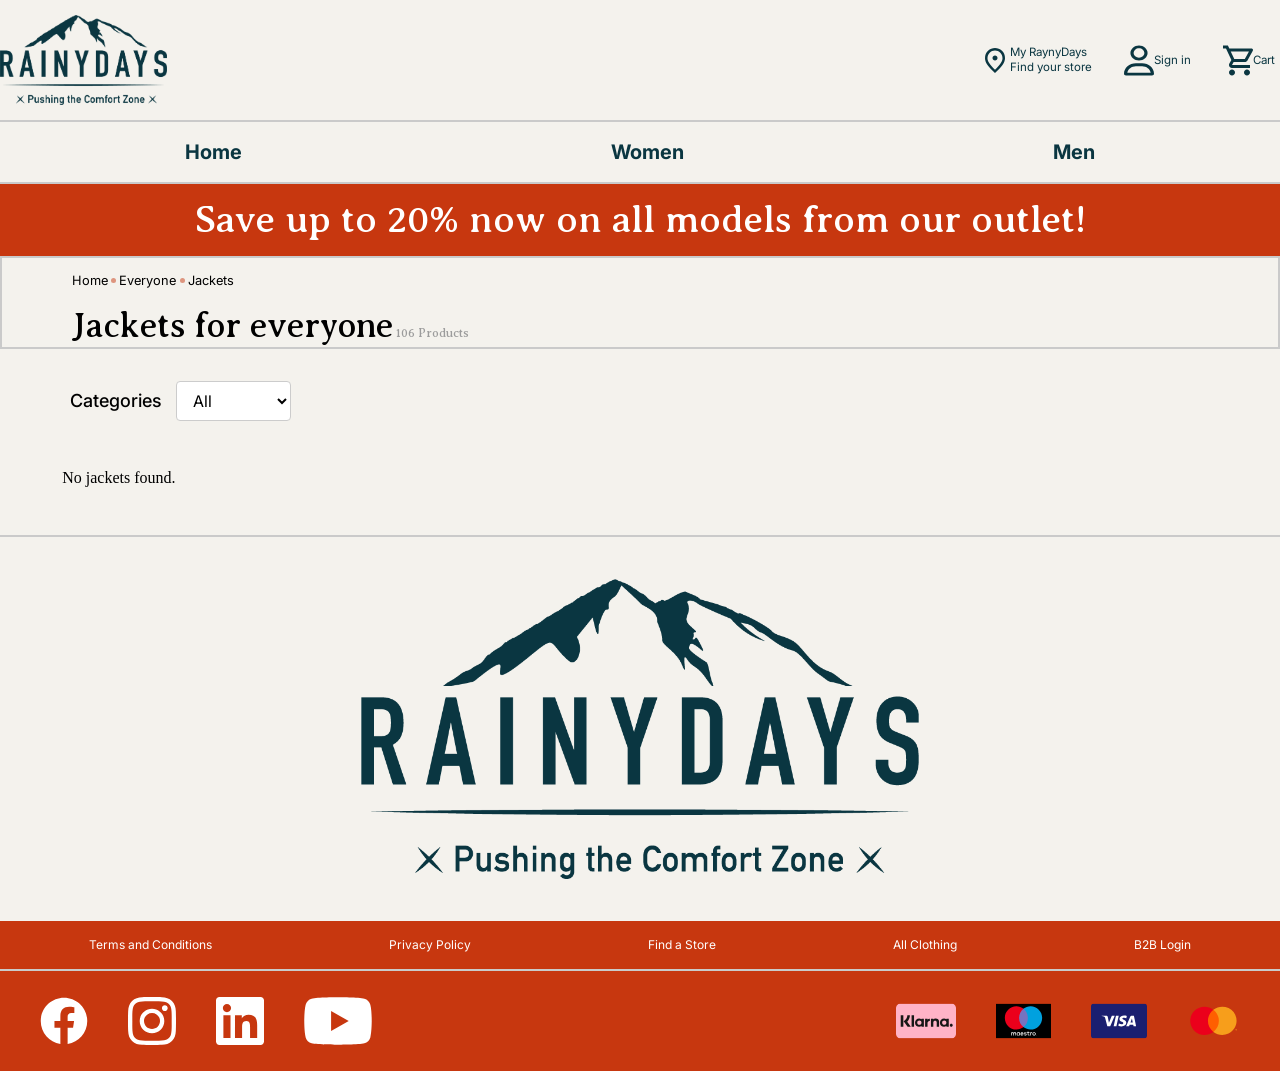
<file: index.html>
<!DOCTYPE html>
<html lang="en">
  <head>
    <meta charset="UTF-8" >
    <meta name="viewport" content="width=device-width, initial-scale=1.0" >
    <meta name="description" content="Catalog page for the webshop Rainy Days">
    <title>Rainy Days - List of Products</title>
    <link rel="stylesheet" href="styles/styles_for_catalog_page.css" >
    <link
      href="https://fonts.googleapis.com/css2?family=Inter:wght@100..900&display=swap"
      rel="stylesheet"
    >
    <link
      href="https://fonts.googleapis.com/css?family=Averia+Serif+Libre&display=swap"
      rel="stylesheet"
    >
  </head>
  <body>
    <header>
      <ul>
        <li><a href="index.html"><img src="assets/Logos/RainyDays_Logo.png" alt="Rainy Days Logo" ></a></li>
        <li><input type="text" placeholder="Search for great jackets" ></li>
        <li onclick="alert('Coming soon...')">
          <img src="assets/Iconos/Map_Location_Icon.svg" alt="Geo Location Icon">
          <div>
            <p>My RaynyDays</p>
            <p>Find your store</p>
          </div>
        </li>
        <li onclick="alert('Coming soon...')">
          <img src="assets/Iconos/Login_Icon.svg" alt="Sign in" >
          <div><p>Sign in</p></div>
        </li>
        <li>
          <a href="checkout/index.html">
            <img src="assets/Iconos/Cart_Icon.svg" alt="Cart Icon" >
            <div>
              <span id="cart-count">0</span>
              <p>Cart</p>
            </div>
          </a>
        </li>
      </ul>
      <input type="checkbox" name="menu-checkbox" id="menu-checkbox">
      <label for="menu-checkbox"><img src="assets/Iconos/burger-menu-16x16.png" alt="burger menu icon"> </label>      
      <nav>
        <ul>
          <li><a href="">Home</a></li>
          <li><a href="category/womens-clothing.html">Women</a></li>
          <li><a href="category/mens-clothing.html">Men</a></li>
        </ul>
      </nav>
    </header>
    <main>
      <!-- main page content -->

      <div class="section">
        <span>Save up to 20% now on all models from our outlet!</span>
      </div>

      <div class="section">
        <div>
          <div class="texto">Home</div>
          <div class="elipse"></div>
          <div class="texto">Everyone</div>
          <div class="elipse"></div>
          <div class="texto">Jackets</div>
        </div>

        <div>
          <div>Jackets for everyone</div>
          <div id="product-count">106 Products</div>
        </div>
      </div>

      <div class="section">
        <label for="category-filter">Categories</label>
        <select id="category-filter" name="category-filter">
          <option value="all" selected>All</option>
          <option value="onsale">On Sale</option>
          <option value="favorites">Favorites</option>
        </select>
      </div>

      <div class="section" id="jackets-container">
          <!-- Placeholder for jackets -->
      </div>
      <div id="loader" class="loader hidden">Loading...</div>
    </main>
    <footer>
      <div>
        <img src="assets/Logos/RainyDays_Logo.png" alt="Rainy Days Logo">
      </div>
      <ul>
        <li><a href="terms-and-conditions.html">Terms and Conditions</a></li>
        <li><a href="privacy.html">Privacy Policy</a></li>
        <li><a href="#">Find a Store</a></li>
        <li><a href="#">All Clothing</a></li>
        <li><a href="#">B2B Login</a></li>
      </ul>
      <div>
        <ul>
          <li>
            <img src="assets/Iconos/social-facebook.svg" alt="Facebook Icon">
          </li>
          <li>
            <img src="assets/Iconos/social-instagram.svg" alt="Instagram Icon">
          </li>
          <li>
            <img src="assets/Iconos/social-linkedin.svg" alt="Linkedin Icon">
          </li>
          <li>
            <img src="assets/Iconos/social-youtube.svg" alt="YouTube Icon" >
          </li>
        </ul>
        <ul>
          <li>
            <img src="assets/Iconos/payment-klarna.svg" alt="Klarna Icon" >
          </li>
          <li>
            <img
              src="assets/Iconos/payment-maestro.svg" alt="Maestro Icon">
          </li>
          <li>
            <img src="assets/Iconos/payment-visa.svg" alt="Visa Icon" >
          </li>
          <li>
            <img src="assets/Iconos/payment-mastercard.svg"  alt="Mastercard Icon">
          </li>
        </ul>
      </div>
    </footer>
    <script src="scripts/common_functions.js"></script>
    <script src="scripts/catalog_page_script.js"></script>
  </body>
</html>
</file>
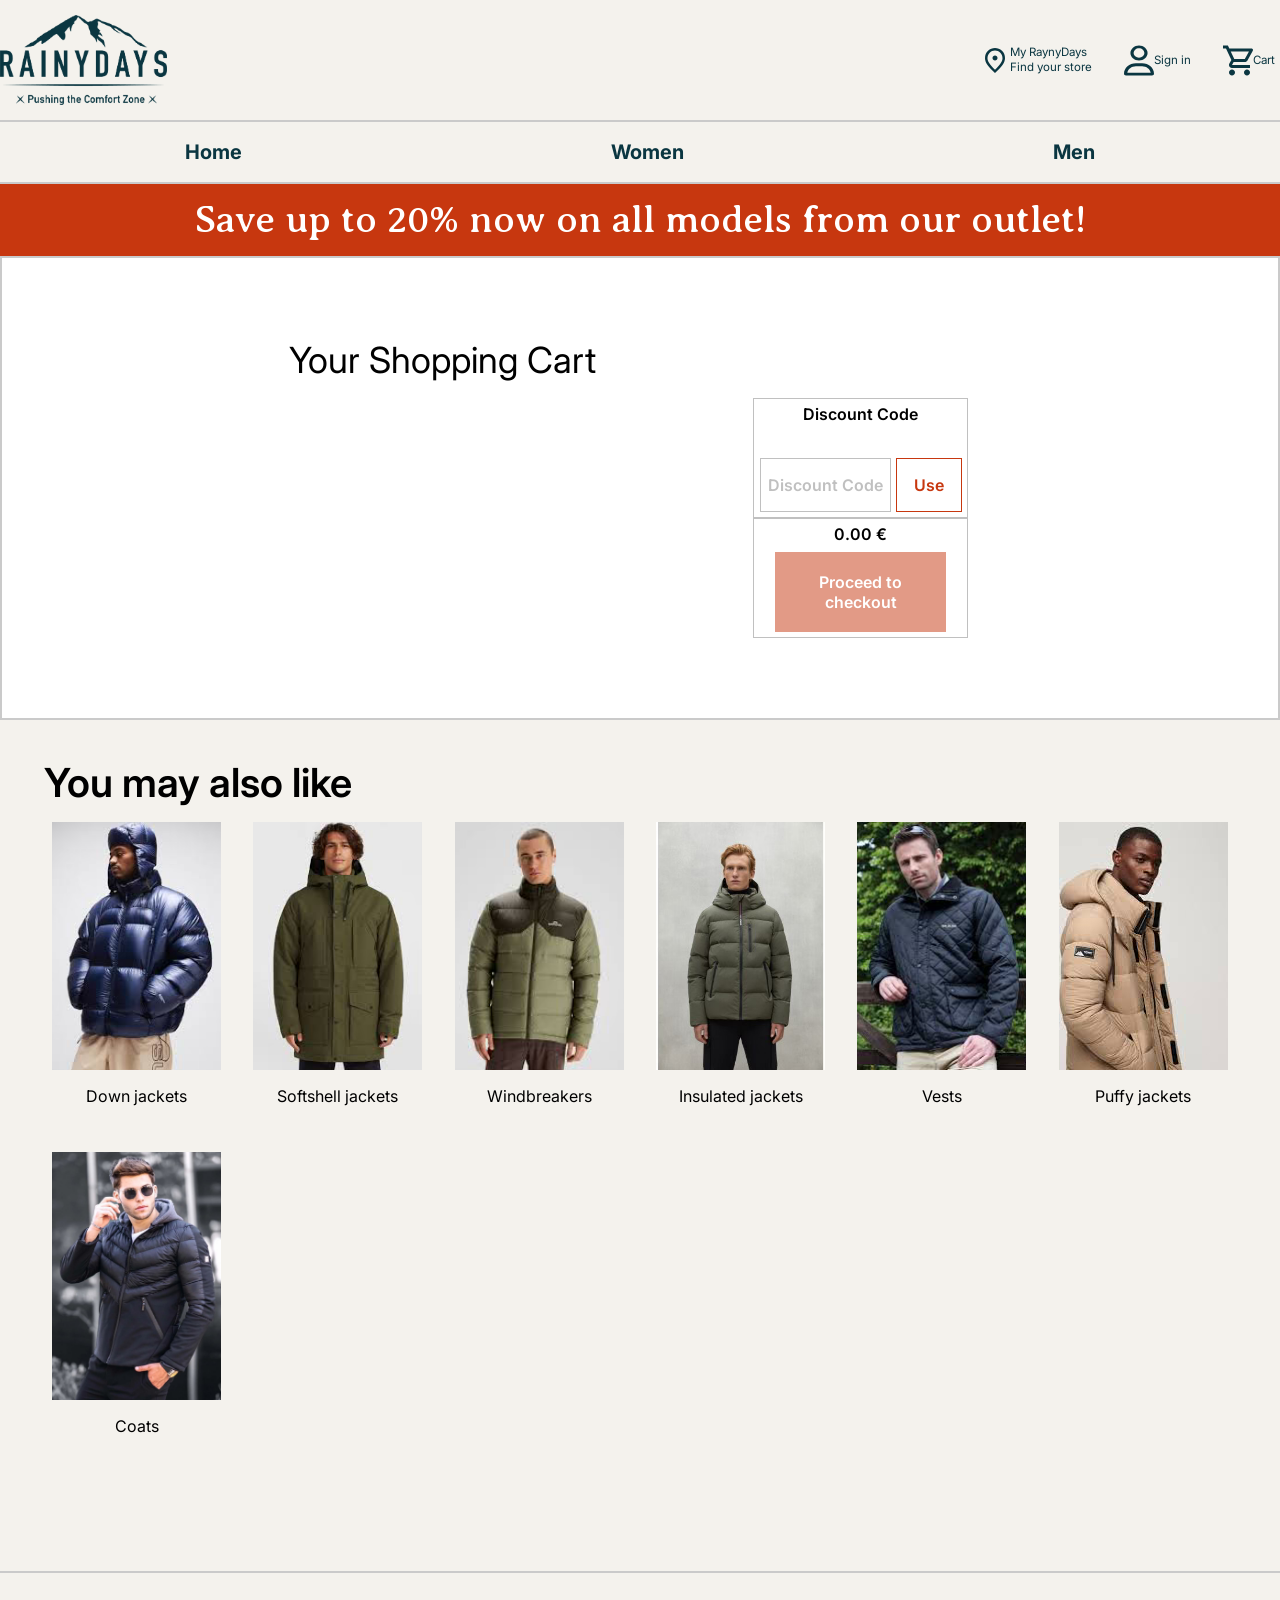
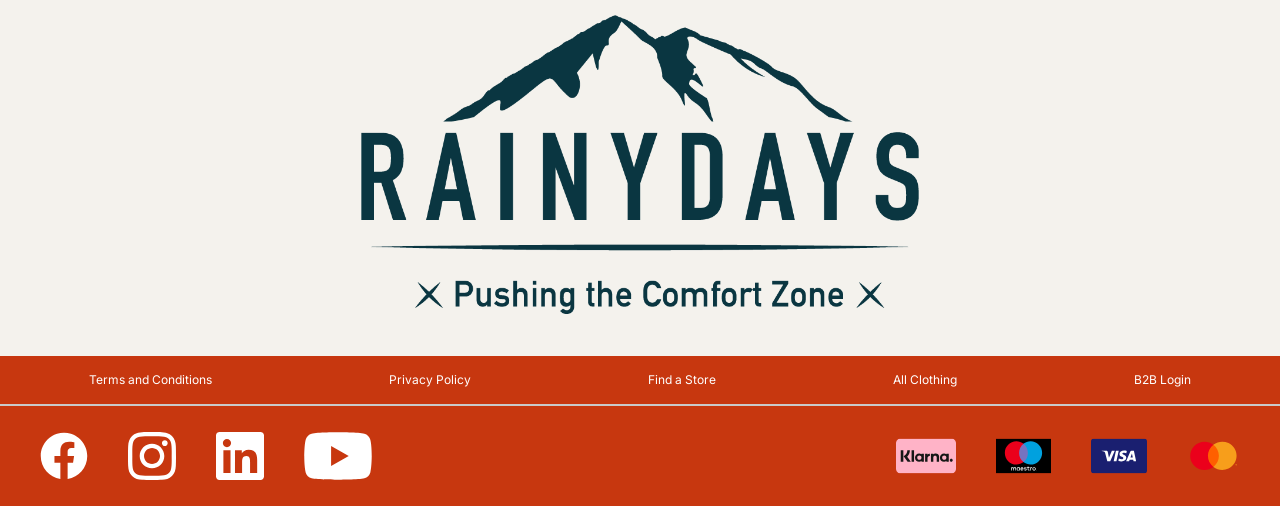
<file: checkout/index.html>
<!DOCTYPE html>
<html lang="en">
  <head>
    <meta charset="UTF-8" >
    <meta name="viewport" content="width=device-width, initial-scale=1.0" >
    <meta name="description" content="Shopping cart page for the webshop Rainy Days">
    <title>Rainy Days - Shopping Cart</title>
    <link rel="stylesheet" href="../styles/styles_for_shopping_cart.css" >
    <link
      href="https://fonts.googleapis.com/css2?family=Inter:wght@100..900&display=swap"
      rel="stylesheet"
    >
    <link
      href="https://fonts.googleapis.com/css?family=Averia+Serif+Libre&display=swap"
      rel="stylesheet"
    >
  </head>
  <body>
    <header>
      <ul>
        <li><a href="../index.html"><img src="../assets/Logos/RainyDays_Logo.png" alt="Rainy Days Logo"></a></li>
        <li><input type="text" placeholder="Search for great jackets" ></li>
        <li onclick="alert('Coming soon...')">
          <img src="../assets/Iconos/Map_Location_Icon.svg" alt="Geo Location Icon" >
          <div>
            <p>My RaynyDays</p>
            <p>Find your store</p>
          </div>
        </li>
        <li onclick="alert('Coming soon...')">
          <img src="../assets/Iconos/Login_Icon.svg" alt="Sign in" >
          <div><p>Sign in</p></div>
        </li>
        <li>
          <img src="../assets/Iconos/Cart_Icon.svg" alt="Cart Icon" >
          <div>
            <span id="cart-count">0</span>
            <p>Cart</p>
          </div>
        </li>
      </ul>
      <input type="checkbox" name="menu-checkbox" id="menu-checkbox">
      <label for="menu-checkbox"><img src="../assets/Iconos/burger-menu-16x16.png" alt="burger menu icon"> </label>      
      <nav>
        <ul>
          <li><a href="../index.html">Home</a></li>
          <li><a href="../category/womens-clothing.html">Women</a></li>
          <li><a href="../category/mens-clothing.html">Men</a></li>
        </ul>
      </nav>
    </header>
    <main>
      <!-- main page content -->

      <div class="section">
        <span>Save up to 20% now on all models from our outlet!</span>
      </div>

      <div class="section">
        <div id="wrapperforcart" class="wrapper">


        </div>
      </div>

      <div class="section">
        <div class="you-may-also">You may also like</div>
        <ul>
          <li>
            <a href="../index.html">
              <img src="../assets/Imagenes/Down_jackets.png" alt="You may also like down jackets">Down jackets
            </a>
          </li>
          <li>
            <a href="../index.html">
              <img src="../assets/Imagenes/Softshell_jackets.png" alt="You may also like softshell jackets">Softshell jackets
            </a>
          </li>
          <li>
            <a href="../index.html">
              <img src="../assets/Imagenes/Windbreakers_jackets.png" alt="You may also like windbreakers jackets">Windbreakers
            </a>
          </li>
          <li>
            <a href="../index.html">
              <img src="../assets/Imagenes/Insulated_jackets.png" alt="You may also like insulated jackets">Insulated jackets
            </a>
          </li>
          <li>
            <a href="../index.html"><img src="../assets/Imagenes/Vests.png" alt="You may also like vests">Vests
            </a>
          </li>
          <li>
            <a href="../index.html">
              <img src="../assets/Imagenes/Puffy_jackets.png" alt="You may also like puffy jackets">Puffy jackets
            </a>
          </li>
          <li>
            <a href="../index.html">
              <img src="../assets/Imagenes/Coats.jpg" alt="You may also like coats">Coats
            </a>
          </li>
        </ul>
      </div>
    </main>
    <footer>
      <div>
        <img src="../assets/Logos/RainyDays_Logo.png" alt="Rainy Days Logo" >
      </div>
      <ul>
        <li><a href="../terms-and-conditions.html">Terms and Conditions</a></li>
        <li><a href="../privacy.html">Privacy Policy</a></li>
        <li><a href="#">Find a Store</a></li>
        <li><a href="#">All Clothing</a></li>
        <li><a href="#">B2B Login</a></li>
      </ul>
      <div>
        <ul>
          <li>
            <img src="../assets/Iconos/social-facebook.svg" alt="Facebook Icon">
          </li>
          <li>
            <img src="../assets/Iconos/social-instagram.svg" alt="Instagram Icon">
          </li>
          <li>
            <img src="../assets/Iconos/social-linkedin.svg" alt="Linkedin Icon">
          </li>
          <li>
            <img src="../assets/Iconos/social-youtube.svg" alt="YouTube Icon">
          </li>
        </ul>
        <ul>
          <li>
            <img src="../assets/Iconos/payment-klarna.svg" alt="Klarna Icon">
          </li>
          <li>
            <img src="../assets/Iconos/payment-maestro.svg" alt="Maestro Icon">
          </li>
          <li>
            <img src="../assets/Iconos/payment-visa.svg" alt="Visa Icon">
          </li>
          <li>
            <img src="../assets/Iconos/payment-mastercard.svg" alt="Mastercard Icon">
          </li>
        </ul>
      </div>
    </footer>
    <script src="../scripts/common_functions.js"></script>
    <script src="../scripts/shopping_cart_script.js"></script>
  </body>
</html>
</file>
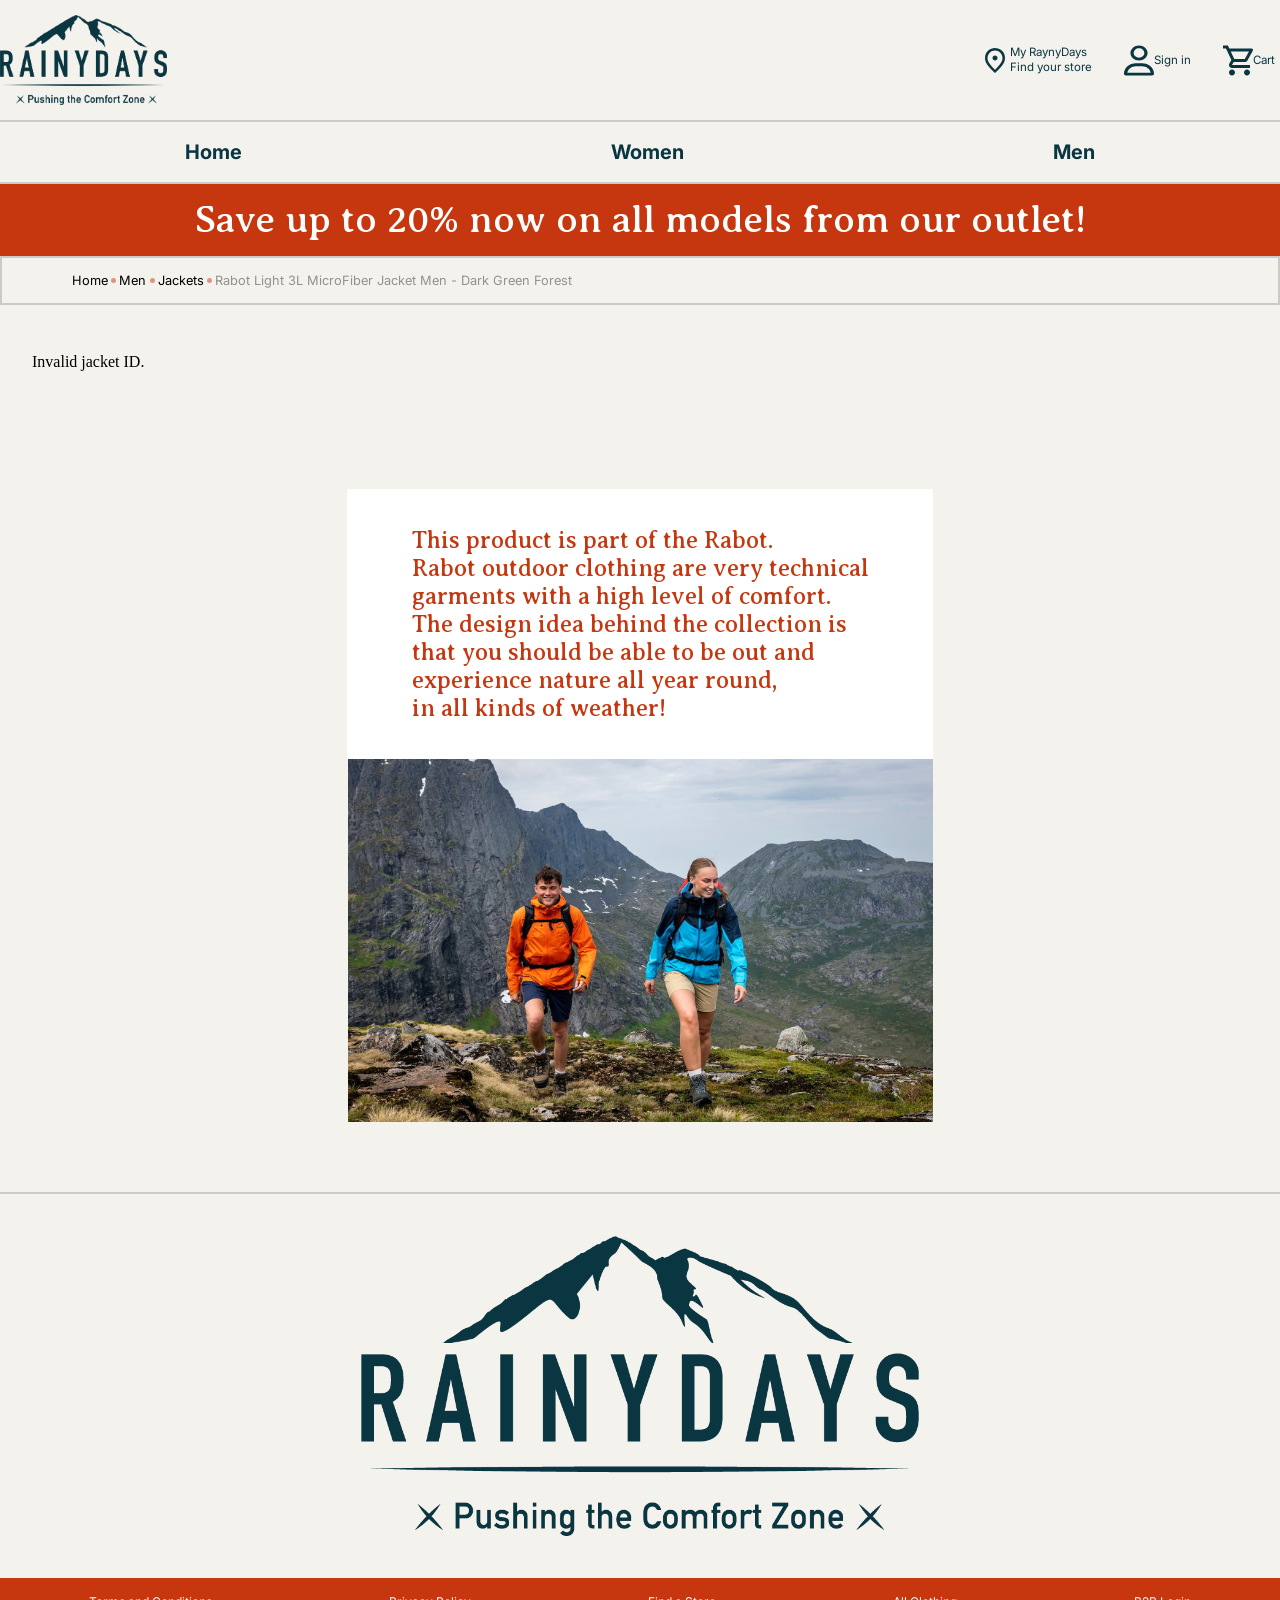
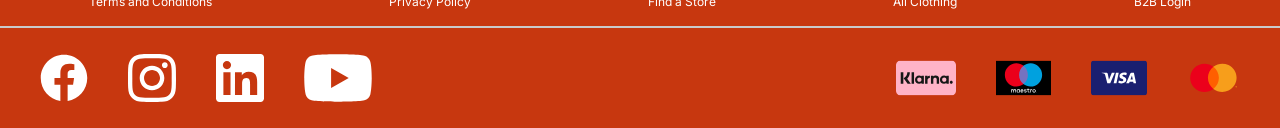
<file: product/index.html>
<!DOCTYPE html>
<html lang="en">
  <head>
    <meta charset="UTF-8" >
    <meta name="viewport" content="width=device-width, initial-scale=1.0" >
    <meta name="description" content="Details page for the webshop Rainy Days">
    <title>Rainy Days - Jacket Details</title>
    <link rel="stylesheet" href="../styles/styles_for_details_page.css" >
    <link
      href="https://fonts.googleapis.com/css2?family=Inter:wght@100..900&display=swap"
      rel="stylesheet"
    >
    <link
      href="https://fonts.googleapis.com/css?family=Averia+Serif+Libre&display=swap"
      rel="stylesheet"
    >
  </head>
  <body>
    <header>
      <ul>
        <li><a href="../index.html"><img src="../assets/Logos/RainyDays_Logo.png" alt="Rainy Days Logo" ></a></li>
        <li><input type="text" placeholder="Search for great jackets" ></li>
        <li onclick="alert('Coming soon...')">
          <img src="../assets/Iconos/Map_Location_Icon.svg" alt="Geo Location Icon">
          <div>
            <p>My RaynyDays</p>
            <p>Find your store</p>
          </div>
        </li>
        <li onclick="alert('Coming soon...')">
          <img src="../assets/Iconos/Login_Icon.svg" alt="Sign in" >
          <div><p>Sign in</p></div>
        </li>
        <li>
          <a href="../checkout/index.html">
            <img src="../assets/Iconos/Cart_Icon.svg" alt="Cart Icon" >
            <div>
              <span id="cart-count">0</span>
              <p>Cart</p>
            </div>
          </a>
        </li>
      </ul>
      <input type="checkbox" name="menu-checkbox" id="menu-checkbox">
      <label for="menu-checkbox"><img src="../assets/Iconos/burger-menu-16x16.png" alt="burger menu icon"> </label>      
      <nav>
        <ul>   
          <li><a href="../index.html">Home</a></li>     
          <li><a href="../category/womens-clothing.html">Women</a></li>
          <li><a href="../category/mens-clothing.html">Men</a></li>
        </ul>
      </nav>
    </header>
    <main>
      <!-- main page content -->

      <div class="section">
        <span>Save up to 20% now on all models from our outlet!</span>
      </div>

      <div class="section">
        <div>
          <div class="texto">Home</div>
          <div class="elipse"></div>
          <div class="texto" id="gender">Men</div>
          <div class="elipse"></div>
          <div class="texto">Jackets</div>
          <div class="elipse"></div>
          <div class="texto" id="title">
            Rabot Light 3L MicroFiber Jacket Men - Dark Green Forest
          </div>
        </div>
      </div>

      <div  id="details-container" class="section">
         <!--  Placeholder for jacket details -->
      </div>

      <div id="loader" class="section loader hidden">Loading...</div>

      </div>

      <div class="section">
        <p>
          This product is part of the Rabot. <br>Rabot outdoor clothing are
          very technical <br>garments with a high level of comfort. <br>The
          design idea behind the collection is <br>that you should be able to
          be out and <br>experience nature all year round, <br>in all kinds
          of weather!
        </p>
        <img src="../assets/Imagenes/hikers.jpg"      alt="Couple of hikers wearing rain jackets" >
      </div>

      <div class="section">
      </div>
    </main>
    <footer>
      <div>
        <img src="../assets/Logos/RainyDays_Logo.png" alt="Rainy Days Logo">
      </div>
      <ul>
        <li><a href="../terms-and-conditions.html">Terms and Conditions</a></li>
        <li><a href="../privacy.html">Privacy Policy</a></li>
        <li><a href="#">Find a Store</a></li>
        <li><a href="#">All Clothing</a></li>
        <li><a href="#">B2B Login</a></li>
      </ul>
      <div>
        <ul>
          <li>
            <img src="../assets/Iconos/social-facebook.svg" alt="Facebook Icon">
          </li>
          <li>
            <img src="../assets/Iconos/social-instagram.svg" alt="Instagram Icon">
          </li>
          <li>
            <img src="../assets/Iconos/social-linkedin.svg" alt="Linkedin Icon">
          </li>
          <li>
            <img src="../assets/Iconos/social-youtube.svg" alt="YouTube Icon" >
          </li>
        </ul>
        <ul>
          <li>
            <img src="../assets/Iconos/payment-klarna.svg" alt="Klarna Icon" >
          </li>
          <li>
            <img
              src="../assets/Iconos/payment-maestro.svg" alt="Maestro Icon">
          </li>
          <li>
            <img src="../assets/Iconos/payment-visa.svg" alt="Visa Icon" >
          </li>
          <li>
            <img src="../assets/Iconos/payment-mastercard.svg"  alt="Mastercard Icon">
          </li>
        </ul>
      </div>
    </footer>
    <script src="../scripts/common_functions.js"></script>
    <script src="../scripts/details_page_script.js"></script>
  </body>
</html>
</file>
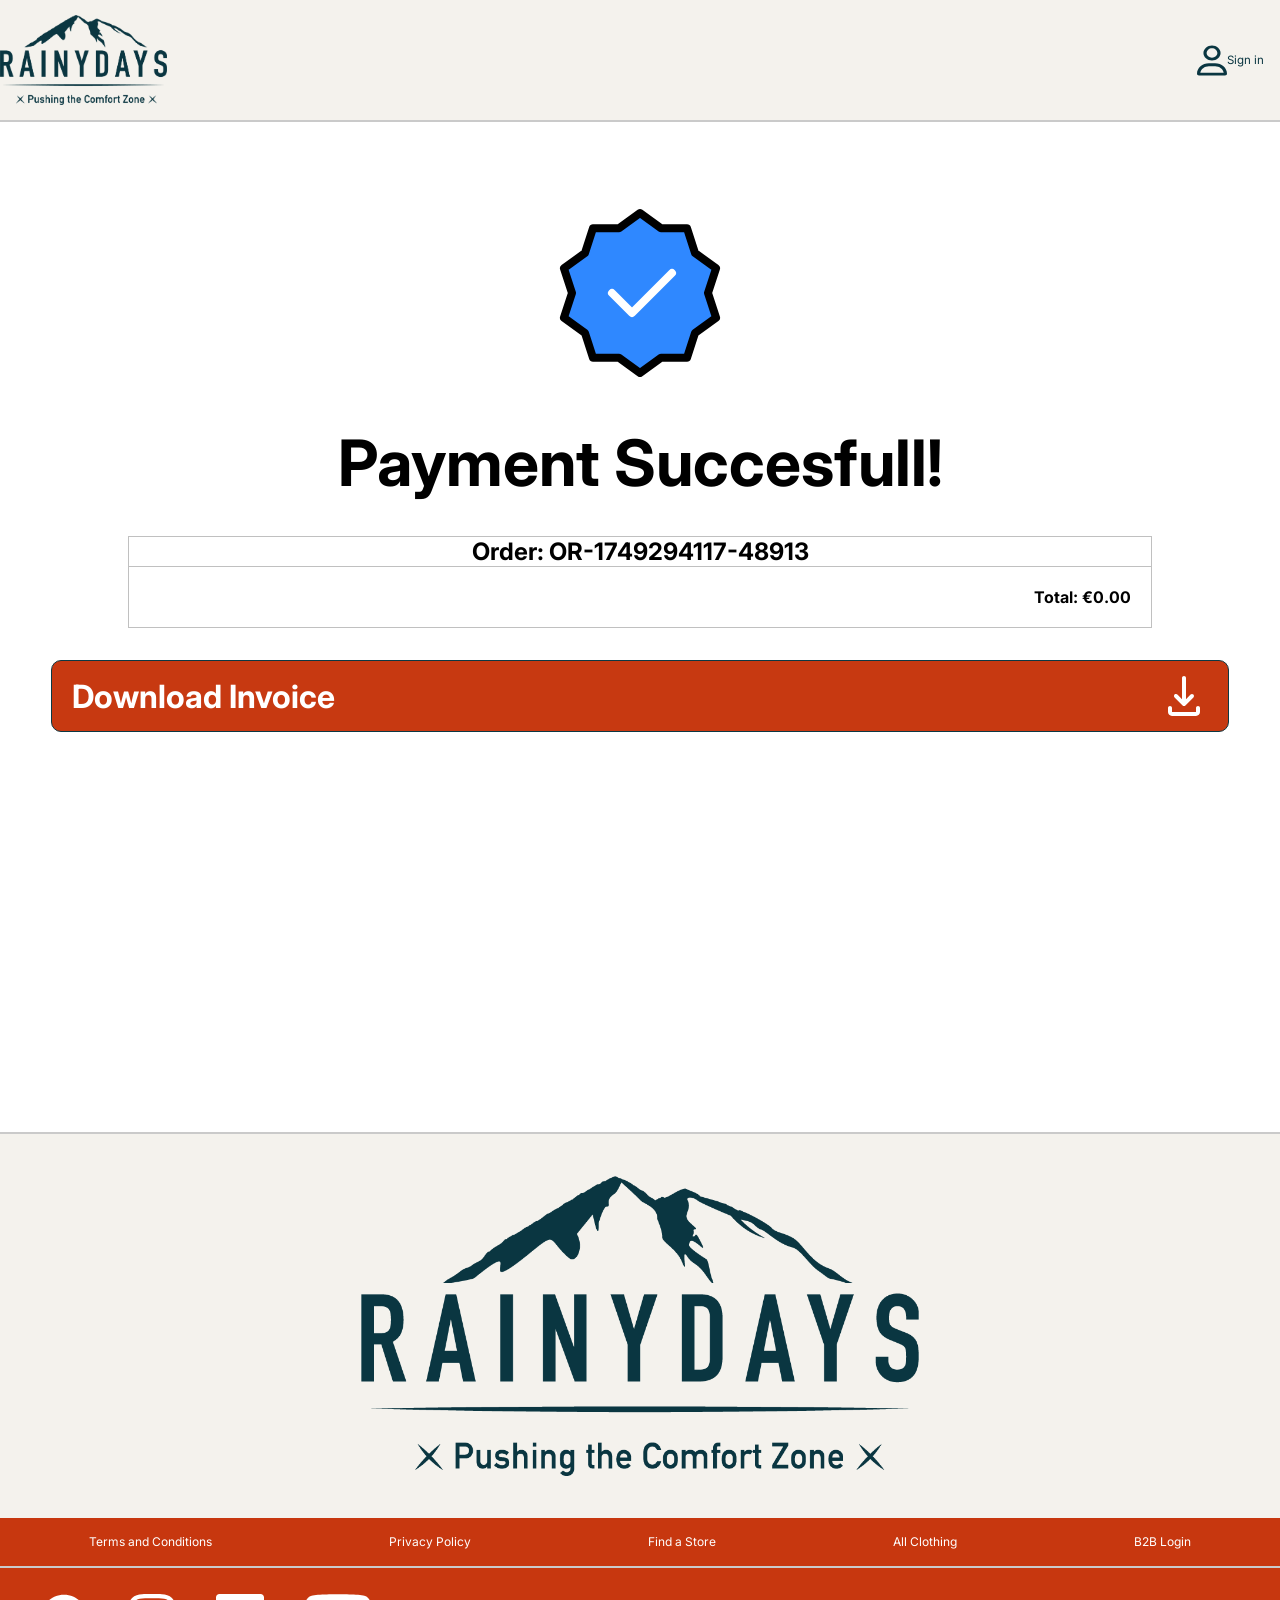
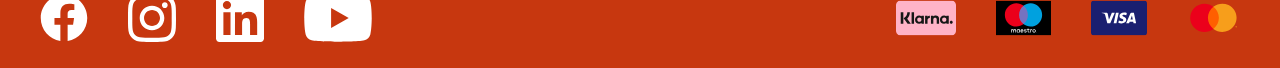
<file: checkout/confirmation/index.html>
<!DOCTYPE html>
<html lang="en">
  <head>
    <meta charset="UTF-8" >
    <meta name="viewport" content="width=device-width, initial-scale=1.0" >
    <meta name="description" content="Payment succesful page for the webshop Rainy Days">    
    <title>Rainy Days - Payment Succesful</title>
    <link rel="stylesheet" href="../../styles/styles_for_payment_succesful.css" >
    <link
      href="https://fonts.googleapis.com/css2?family=Inter:wght@100..900&display=swap"
      rel="stylesheet"
    >
    <link
      href="https://fonts.googleapis.com/css?family=Averia+Serif+Libre&display=swap"
      rel="stylesheet"
    >
  </head>
  <body>
    <header>
      <ul>
        <li><a href="../../index.html"><img src="../../assets/Logos/RainyDays_Logo.png" alt="Rainy Days Logo" ></a></li>
        <li onclick="alert('Coming soon...')">
          <img src="../../assets/Iconos/Login_Icon.svg" alt="Sign in" >
          <div><p>Sign in</p></div>
        </li>
      </ul>
    </header>

    <main>

        <section>
          <img src="../../assets/Iconos/success_icon.svg" alt="success icon">

          <h1>Payment Succesfull!</h1>

          <div id="confirmation_wrapper" class="wrapper">

          </div>
        </section>

    </main>

    <footer>
      <div>
        <img src="../../assets/Logos/RainyDays_Logo.png" alt="Rainy Days Logo" >
      </div>
      <ul>
        <li><a href="../../terms-and-conditions.html">Terms and Conditions</a></li>
        <li><a href="../../privacy.html">Privacy Policy</a></li>
        <li><a href="#">Find a Store</a></li>
        <li><a href="#">All Clothing</a></li>
        <li><a href="#">B2B Login</a></li>
      </ul>
      <div>
        <ul>
          <li>
            <img src="../../assets/Iconos/social-facebook.svg" alt="Facebook Icon">
          </li>
          <li>
            <img src="../../assets/Iconos/social-instagram.svg" alt="Instagram Icon">
          </li>
          <li>
            <img src="../../assets/Iconos/social-linkedin.svg" alt="Linkedin Icon">
          </li>
          <li>
            <img src="../../assets/Iconos/social-youtube.svg" alt="YouTube Icon">
          </li>
        </ul>
        <ul>
          <li>
            <img src="../../assets/Iconos/payment-klarna.svg" alt="Klarna Icon">
          </li>
          <li>
            <img
              src="../../assets/Iconos/payment-maestro.svg" alt="Maestro Icon">
          </li>
          <li>
            <img src="../../assets/Iconos/payment-visa.svg" alt="Visa Icon" >
          </li>
          <li>
            <img src="../../assets/Iconos/payment-mastercard.svg" alt="Mastercard Icon">
          </li>
        </ul>
      </div>
    </footer>
    <script src="../../scripts/confirmation_page_script.js"></script>
  </body>
</html>
</file>
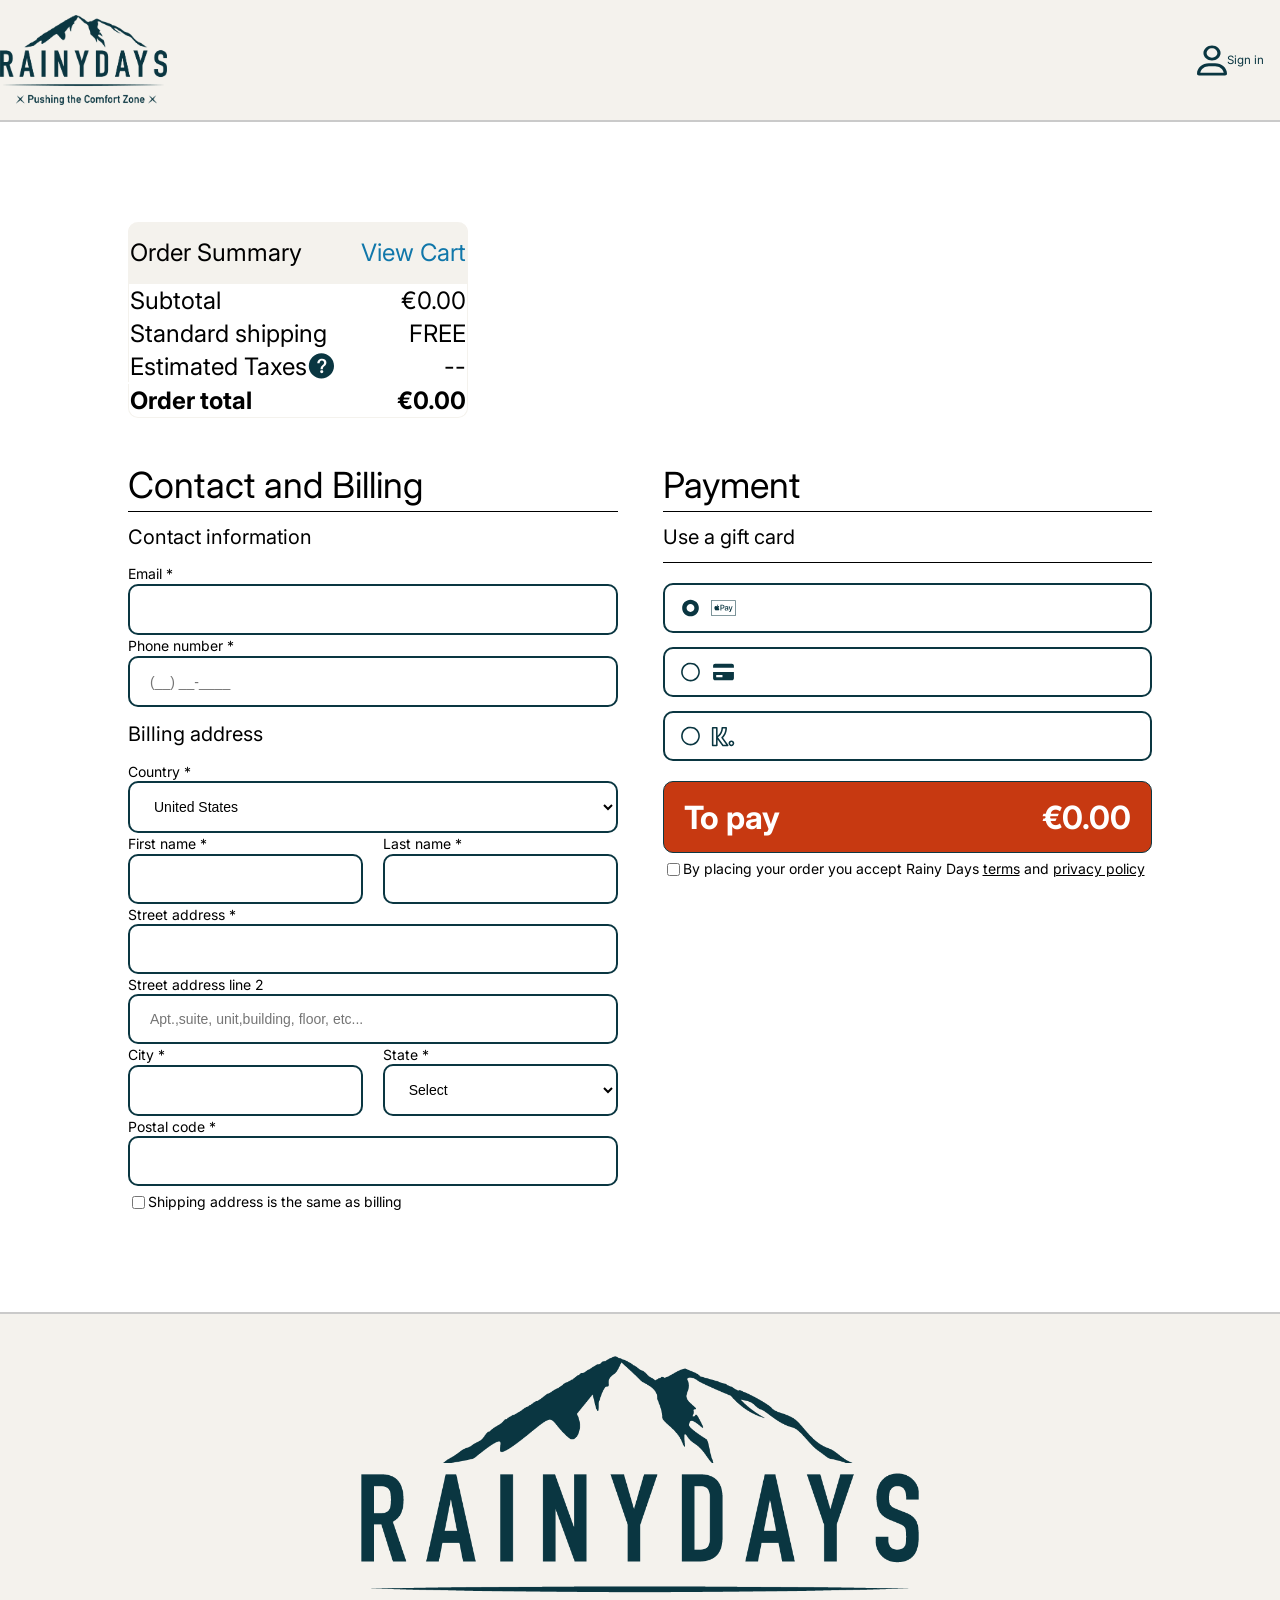
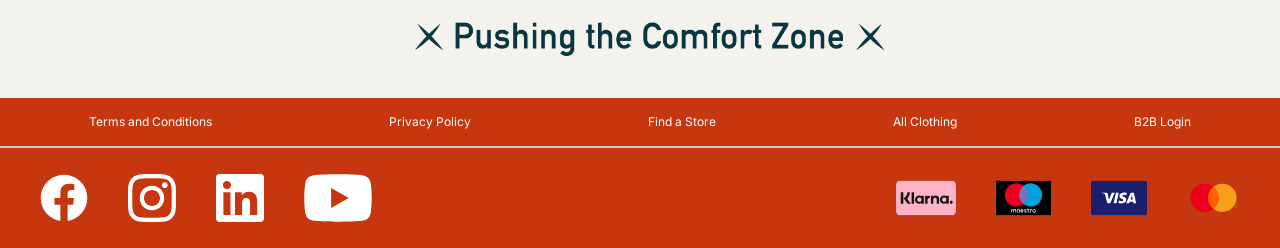
<file: checkout/payment/index.html>
<!DOCTYPE html>
<html lang="en">
  <head>
    <meta charset="UTF-8" >
    <meta name="viewport" content="width=device-width, initial-scale=1.0" >
    <meta name="description" content="Payment details page for the webshop Rainy Days">
    <title>Rainy Days - Payment Details</title>
    <link rel="stylesheet" href="../../styles/styles_for_payment_details.css" >
    <link
      href="https://fonts.googleapis.com/css2?family=Inter:wght@100..900&display=swap"
      rel="stylesheet"
    >
    <link
      href="https://fonts.googleapis.com/css?family=Averia+Serif+Libre&display=swap"
      rel="stylesheet"
    >
  </head>
  <body>
    <header>
      <ul>
        <li><a href="../../index.html"><img src="../../assets/Logos/RainyDays_Logo.png" alt="Rainy Days Logo" ></a></li>
        <li onclick="alert('Coming soon...')">
          <img src="../../assets/Iconos/Login_Icon.svg" alt="Sign in" >
          <div><p>Sign in</p></div>
        </li>
      </ul>
    </header>

    <main>

        <div class="section">

          <div class="contact_form">
              <table>
                <tr>
                  <td>Order Summary</td>
                  <td>View Cart</td>
                </tr>
                <tr>
                  <td>Subtotal</td>
                  <td class="total-sum-number">€399,99</td>
                </tr>
                <tr>
                  <td>Standard shipping</td>
                  <td>FREE</td>
                </tr>
                <tr>
                  <td><span>Estimated Taxes</span><img src="../../assets/Iconos/question-filled-icon.svg" alt="question icon"></td>
                  <td>--</td>
                </tr>
                <tr>
                  <td>Order total</td>
                  <td class="total-sum-number">€399,99</td>
                </tr>
              </table>
              <form >
                  <div class="contact-and-billing">Contact and Billing</div>
                  <div class="payment">Payment</div>

                  <div class="line-div"></div>
                  <div class="line-div"></div>

                  <div class="contact-information">Contact information</div>
                  <div class="use-a-gift">Use a gift card</div>

                  <div class="line-div-white"></div>
                  <div class="line-div"></div>

                  <div class="form-group">
                      <label for="email">Email *</label>
                      <input type="text" id="email" >
                  </div>
                  <div class="PaymentMethods">
                      <div class="ApplePay"><input type="text" aria-label="Cards payment method"></div>
                      <div class="Cards"><input type="text" aria-label="Cards payment method"></div>
                      <div class="Klarna"><input type="text" aria-label="Cards payment method"></div>
                  </div>

                  <div class="form-group">
                      <label for="phone">Phone number *</label>
                      <input type="text" id="phone" placeholder="(__) __-____">
                  </div>
                  <div class="Billing_address">Billing address</div> 

                  <div class="form-group">
                      <label for="country">Country *</label>
                        <select name="country" id="country">
                          <option value="United States">United States</option>
                          <option value="Norway">Norway</option>
                          <option value="Switzerland">Switzerland</option>
                          <option value="Japan">Japan</option>
                      </select>
                  </div>
                  <div>
                      <a href="../../checkout/confirmation/index.html">
                        <div class="to-pay-CTA">
                            <span>To pay</span>
                            <span class="total-sum-number">€399,99</span>
                        </div>
                      </a>
                      <div class="terms-and-conditions">
                          <input type="checkbox" id="accept" name="accept" value="accept"><label for="accept">By placing your order you accept Rainy Days <span>terms</span> and <span>privacy policy</span></label>
                      </div>                        
                  </div>

                  <div class="fullname">
                      <div class="form-group">
                          <label for="firstname">First name *</label>
                          <input type="text" id="firstname" >
                      </div>
                      <div class="form-group">
                          <label for="lastname">Last name *</label>
                          <input type="text" id="lastname" >
                      </div>
                  </div>
                  <div class="form-group">
                      <label for="streetadress">Street address *</label>
                      <input type="text" id="streetadress" >
                  </div>
                  <div></div>

                  <div class="form-group">
                      <label for="streetadress1">Street address line 2</label>
                      <input type="text" id="streetadress1" placeholder="Apt.,suite, unit,building, floor, etc..." >
                  </div>
                  <div></div>

                  <div class="city_and_state">
                      <div class="form-group">
                          <label for="City">City *</label>
                          <input type="text" id="City" >
                      </div>
                      <div class="form-group">
                      <label for="state">State *</label>
                          <select name="state" id="state">
                              <option value="Select">Select</option>
                              <option value="Big State">Big State</option>
                              <option value="Beatiful State">Beatiful State</option>
                              <option value="Funny State">Funny State</option>
                          </select>
                      </div>
                  </div>
                  <div></div>

                  <div class="postalcode">
                      <div class="form-group">
                          <label for="postalcode">Postal code *</label>
                          <input type="text" id="postalcode" >
                      </div>
                      <div class="terms-and-conditions">
                          <input type="checkbox" id="accept_terms" name="accept" value="accept"><label for="accept_terms">Shipping address is the same as billing</label>
                      </div>   
                  </div>

              </form>
          </div>

        </div>

    </main>

    <footer>
      <div>
        <img src="../../assets/Logos/RainyDays_Logo.png" alt="Rainy Days Logo" >
      </div>
      <ul>
        <li><a href="../../terms-and-conditions.html">Terms and Conditions</a></li>
        <li><a href="../../privacy.html">Privacy Policy</a></li>
        <li><a href="#">Find a Store</a></li>
        <li><a href="#">All Clothing</a></li>
        <li><a href="#">B2B Login</a></li>
      </ul>
      <div>
        <ul>
          <li>
            <img src="../../assets/Iconos/social-facebook.svg" alt="Facebook Icon">
          </li>
          <li>
            <img src="../../assets/Iconos/social-instagram.svg" alt="Instagram Icon">
          </li>
          <li>
            <img src="../../assets/Iconos/social-linkedin.svg" alt="Linkedin Icon">
          </li>
          <li>
            <img src="../../assets/Iconos/social-youtube.svg" alt="YouTube Icon">
          </li>
        </ul>
        <ul>
          <li>
            <img src="../../assets/Iconos/payment-klarna.svg" alt="Klarna Icon">
          </li>
          <li>
            <img
              src="../../assets/Iconos/payment-maestro.svg"  alt="Maestro Icon">
          </li>
          <li>
            <img src="../../assets/Iconos/payment-visa.svg" alt="Visa Icon">
          </li>
          <li>
            <img src="../../assets/Iconos/payment-mastercard.svg" alt="Mastercard Icon">
          </li>
        </ul>
      </div>
    </footer>
    <script src="../../scripts/payment_page_script.js"></script>
  </body>
</html>
</file>
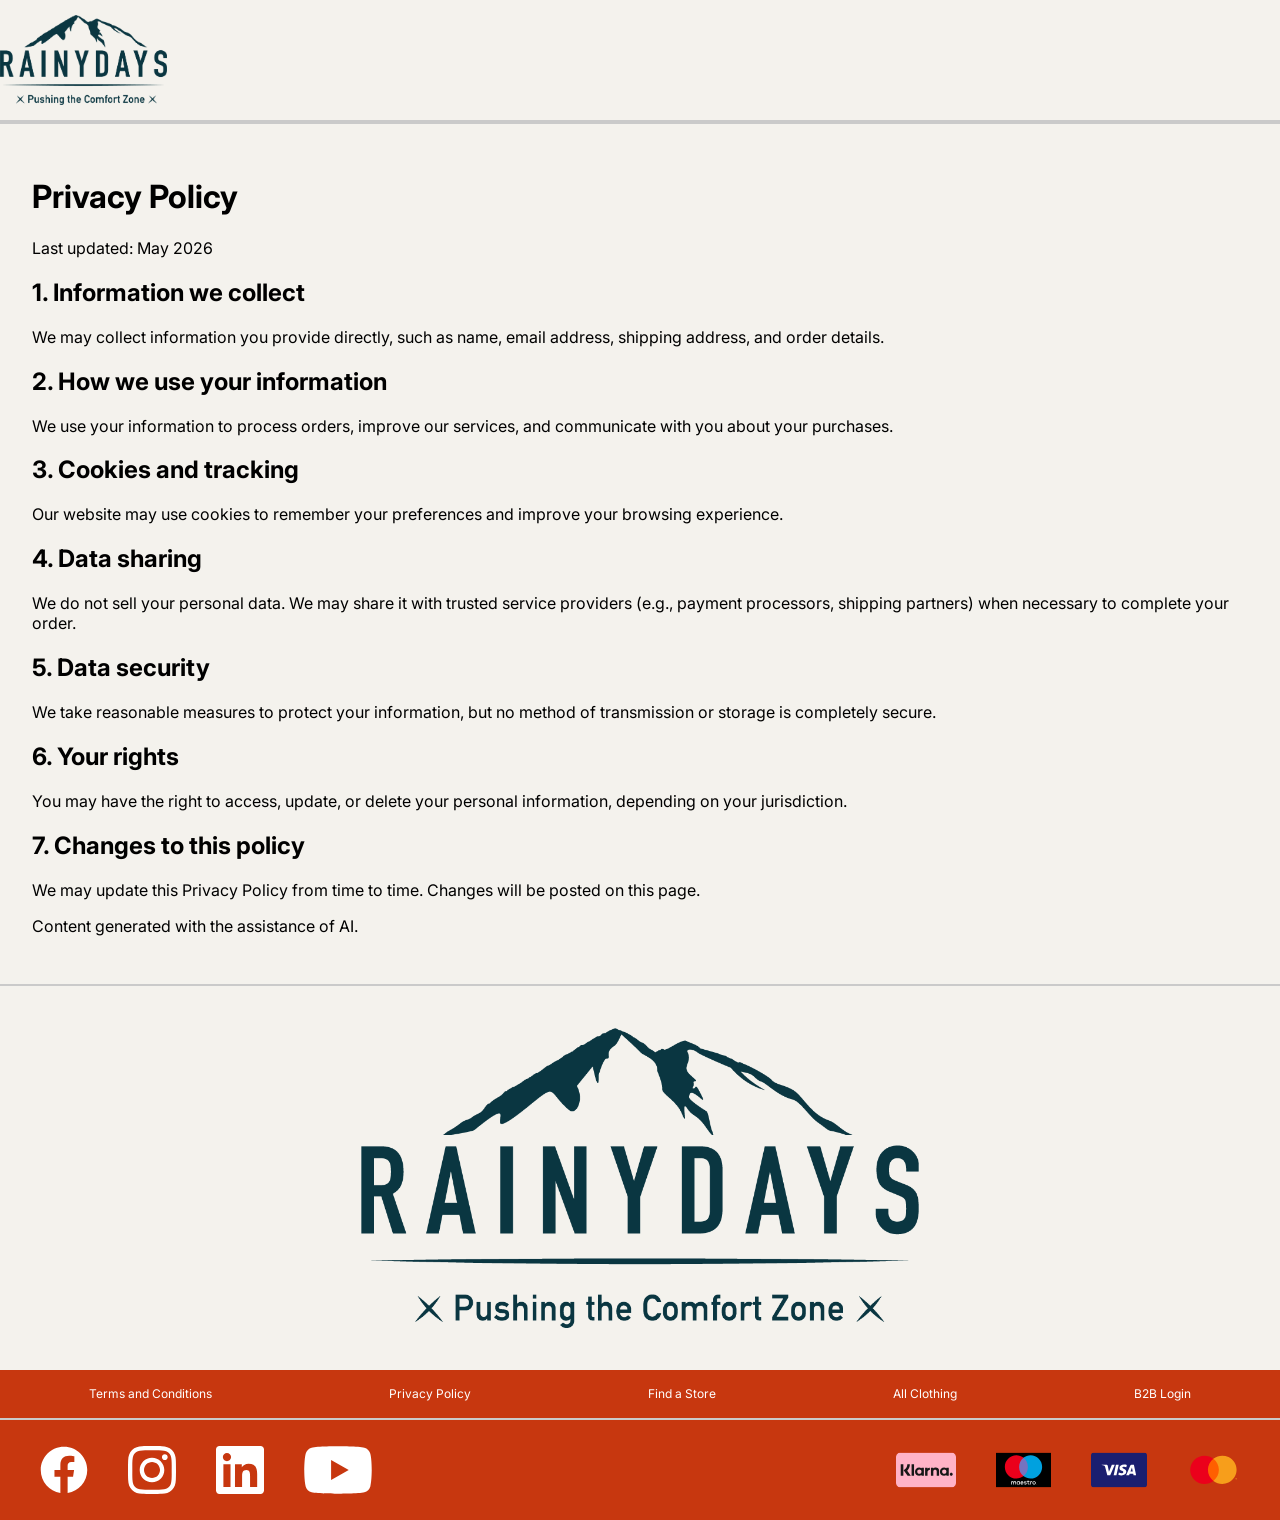
<file: privacy.html>
<!DOCTYPE html>
<html lang="en">
  <head>
    <meta charset="UTF-8" >
    <meta name="viewport" content="width=device-width, initial-scale=1.0" >
    <meta name="description" content="Catalog page for the webshop Rainy Days">
    <title>Rainy Days - List of Products</title>
    <link rel="stylesheet" href="styles/styles_for_catalog_page.css" >
    <link rel="stylesheet" href="styles/styles_for_T&C.css" >
    <link
      href="https://fonts.googleapis.com/css2?family=Inter:wght@100..900&display=swap"
      rel="stylesheet"
    >
    <link
      href="https://fonts.googleapis.com/css?family=Averia+Serif+Libre&display=swap"
      rel="stylesheet"
    >
  </head>
  <body>
    <header>
      <ul>
        <li><a href="index.html"><img src="assets/Logos/RainyDays_Logo.png" alt="Rainy Days Logo" ></a></li>

      </ul>
    </header>
    <main>
    <h1>Privacy Policy</h1>

    <p>Last updated: May 2026</p>

    <h2>1. Information we collect</h2>
    <p>
      We may collect information you provide directly, such as name, email
      address, shipping address, and order details.
    </p>

    <h2>2. How we use your information</h2>
    <p>
      We use your information to process orders, improve our services, and
      communicate with you about your purchases.
    </p>

    <h2>3. Cookies and tracking</h2>
    <p>
      Our website may use cookies to remember your preferences and improve your
      browsing experience.
    </p>

    <h2>4. Data sharing</h2>
    <p>
      We do not sell your personal data. We may share it with trusted service
      providers (e.g., payment processors, shipping partners) when necessary to
      complete your order.
    </p>

    <h2>5. Data security</h2>
    <p>
      We take reasonable measures to protect your information, but no method of
      transmission or storage is completely secure.
    </p>

    <h2>6. Your rights</h2>
    <p>
      You may have the right to access, update, or delete your personal
      information, depending on your jurisdiction.
    </p>

    <h2>7. Changes to this policy</h2>
    <p>
      We may update this Privacy Policy from time to time. Changes will be
      posted on this page.
    </p>

    <p class="ai-note">
      Content generated with the assistance of AI.
    </p>

    </main>
    <footer>
      <div>
        <img src="assets/Logos/RainyDays_Logo.png" alt="Rainy Days Logo">
      </div>
      <ul>
        <li><a href="terms-and-conditions.html">Terms and Conditions</a></li>
        <li><a href="privacy.html">Privacy Policy</a></li>
        <li><a href="#">Find a Store</a></li>
        <li><a href="#">All Clothing</a></li>
        <li><a href="#">B2B Login</a></li>
      </ul>
      <div>
        <ul>
          <li>
            <img src="assets/Iconos/social-facebook.svg" alt="Facebook Icon">
          </li>
          <li>
            <img src="assets/Iconos/social-instagram.svg" alt="Instagram Icon">
          </li>
          <li>
            <img src="assets/Iconos/social-linkedin.svg" alt="Linkedin Icon">
          </li>
          <li>
            <img src="assets/Iconos/social-youtube.svg" alt="YouTube Icon" >
          </li>
        </ul>
        <ul>
          <li>
            <img src="assets/Iconos/payment-klarna.svg" alt="Klarna Icon" >
          </li>
          <li>
            <img
              src="assets/Iconos/payment-maestro.svg" alt="Maestro Icon">
          </li>
          <li>
            <img src="assets/Iconos/payment-visa.svg" alt="Visa Icon" >
          </li>
          <li>
            <img src="assets/Iconos/payment-mastercard.svg"  alt="Mastercard Icon">
          </li>
        </ul>
      </div>
    </footer>
  </body>
</html>
</file>
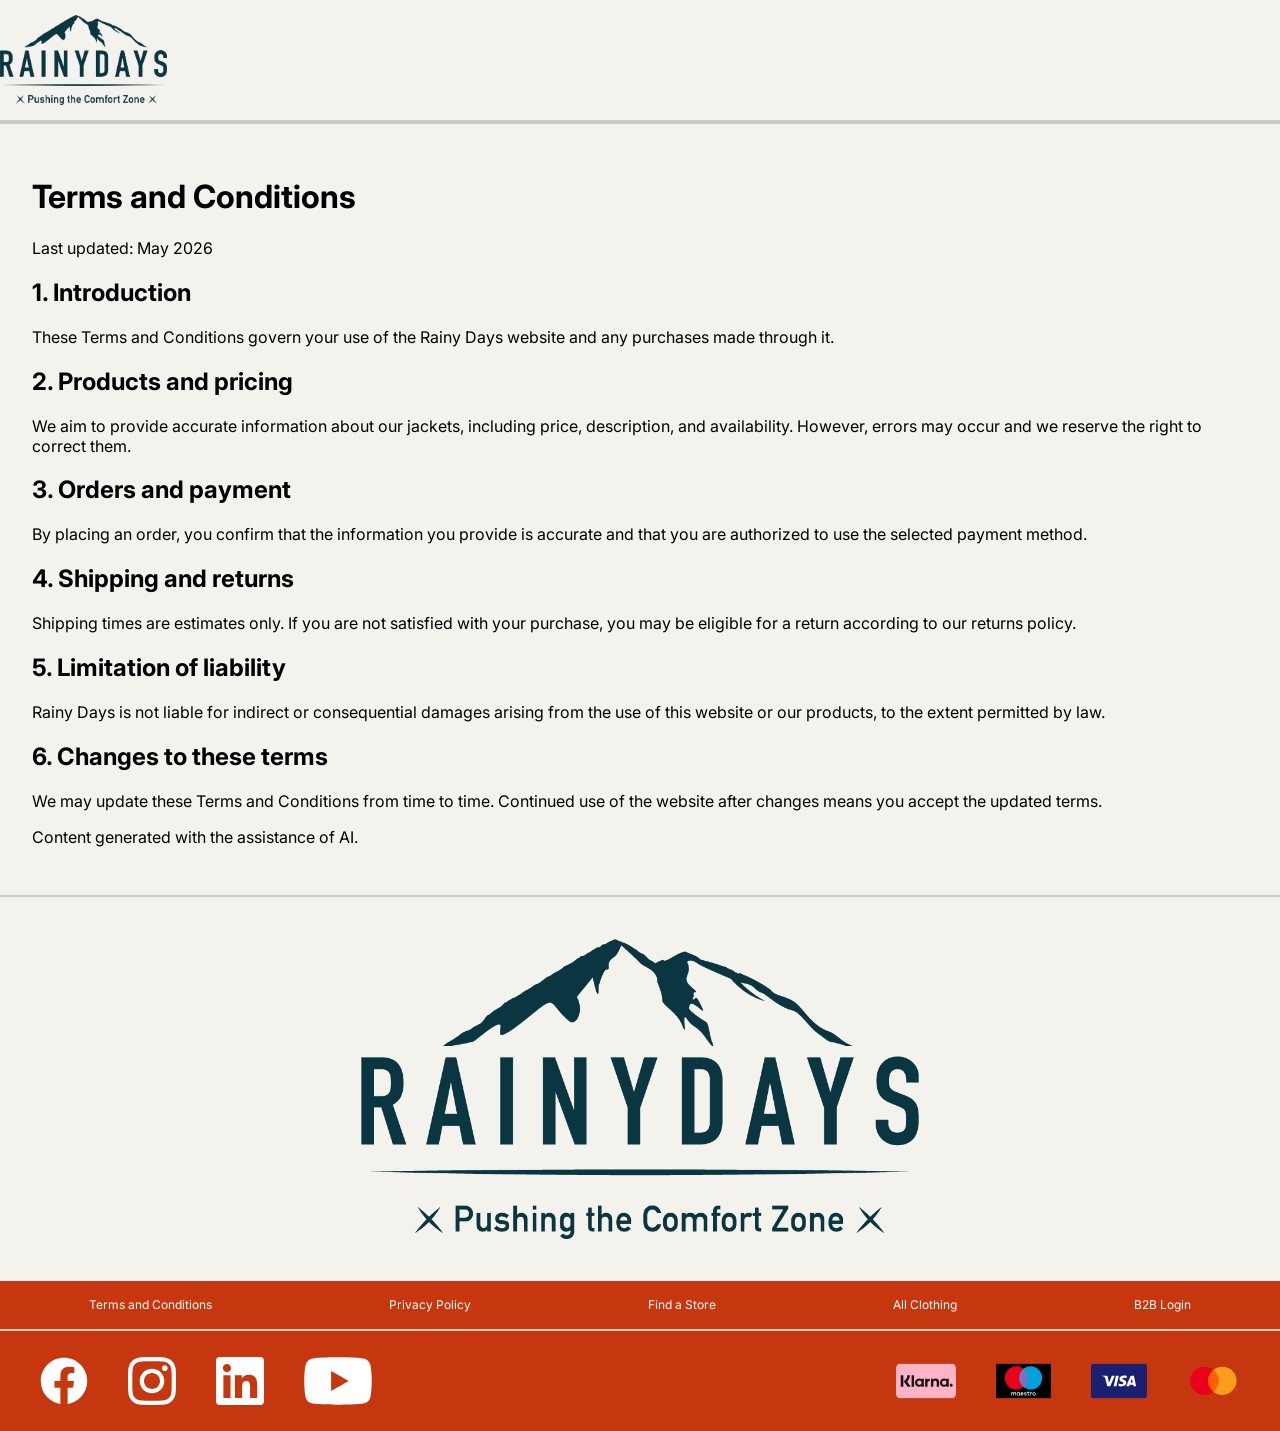
<file: terms-and-conditions.html>
<!DOCTYPE html>
<html lang="en">
  <head>
    <meta charset="UTF-8" >
    <meta name="viewport" content="width=device-width, initial-scale=1.0" >
    <meta name="description" content="Catalog page for the webshop Rainy Days">
    <title>Rainy Days - List of Products</title>
    <link rel="stylesheet" href="styles/styles_for_catalog_page.css" >
    <link rel="stylesheet" href="styles/styles_for_T&C.css" >
    <link
      href="https://fonts.googleapis.com/css2?family=Inter:wght@100..900&display=swap"
      rel="stylesheet"
    >
    <link
      href="https://fonts.googleapis.com/css?family=Averia+Serif+Libre&display=swap"
      rel="stylesheet"
    >
  </head>
  <body>
    <header>
      <ul>
        <li><a href="index.html"><img src="assets/Logos/RainyDays_Logo.png" alt="Rainy Days Logo" ></a></li>

      </ul>
    </header>
    <main>
            <h1>Terms and Conditions</h1>

            <p>Last updated: May 2026</p>

            <h2>1. Introduction</h2>
            <p>
            These Terms and Conditions govern your use of the Rainy Days website and
            any purchases made through it.
            </p>

            <h2>2. Products and pricing</h2>
            <p>
            We aim to provide accurate information about our jackets, including price,
            description, and availability. However, errors may occur and we reserve
            the right to correct them.
            </p>

            <h2>3. Orders and payment</h2>
            <p>
            By placing an order, you confirm that the information you provide is
            accurate and that you are authorized to use the selected payment method.
            </p>

            <h2>4. Shipping and returns</h2>
            <p>
            Shipping times are estimates only. If you are not satisfied with your
            purchase, you may be eligible for a return according to our returns
            policy.
            </p>

            <h2>5. Limitation of liability</h2>
            <p>
            Rainy Days is not liable for indirect or consequential damages arising
            from the use of this website or our products, to the extent permitted by
            law.
            </p>

            <h2>6. Changes to these terms</h2>
            <p>
            We may update these Terms and Conditions from time to time. Continued use
            of the website after changes means you accept the updated terms.
            </p>

            <p class="ai-note">
            Content generated with the assistance of AI.
            </p>

    </main>
    <footer>
      <div>
        <img src="assets/Logos/RainyDays_Logo.png" alt="Rainy Days Logo">
      </div>
      <ul>
        <li><a href="terms-and-conditions.html">Terms and Conditions</a></li>
        <li><a href="privacy.html">Privacy Policy</a></li>
        <li><a href="#">Find a Store</a></li>
        <li><a href="#">All Clothing</a></li>
        <li><a href="#">B2B Login</a></li>
      </ul>
      <div>
        <ul>
          <li>
            <img src="assets/Iconos/social-facebook.svg" alt="Facebook Icon">
          </li>
          <li>
            <img src="assets/Iconos/social-instagram.svg" alt="Instagram Icon">
          </li>
          <li>
            <img src="assets/Iconos/social-linkedin.svg" alt="Linkedin Icon">
          </li>
          <li>
            <img src="assets/Iconos/social-youtube.svg" alt="YouTube Icon" >
          </li>
        </ul>
        <ul>
          <li>
            <img src="assets/Iconos/payment-klarna.svg" alt="Klarna Icon" >
          </li>
          <li>
            <img
              src="assets/Iconos/payment-maestro.svg" alt="Maestro Icon">
          </li>
          <li>
            <img src="assets/Iconos/payment-visa.svg" alt="Visa Icon" >
          </li>
          <li>
            <img src="assets/Iconos/payment-mastercard.svg"  alt="Mastercard Icon">
          </li>
        </ul>
      </div>
    </footer>
  </body>
</html>
</file>
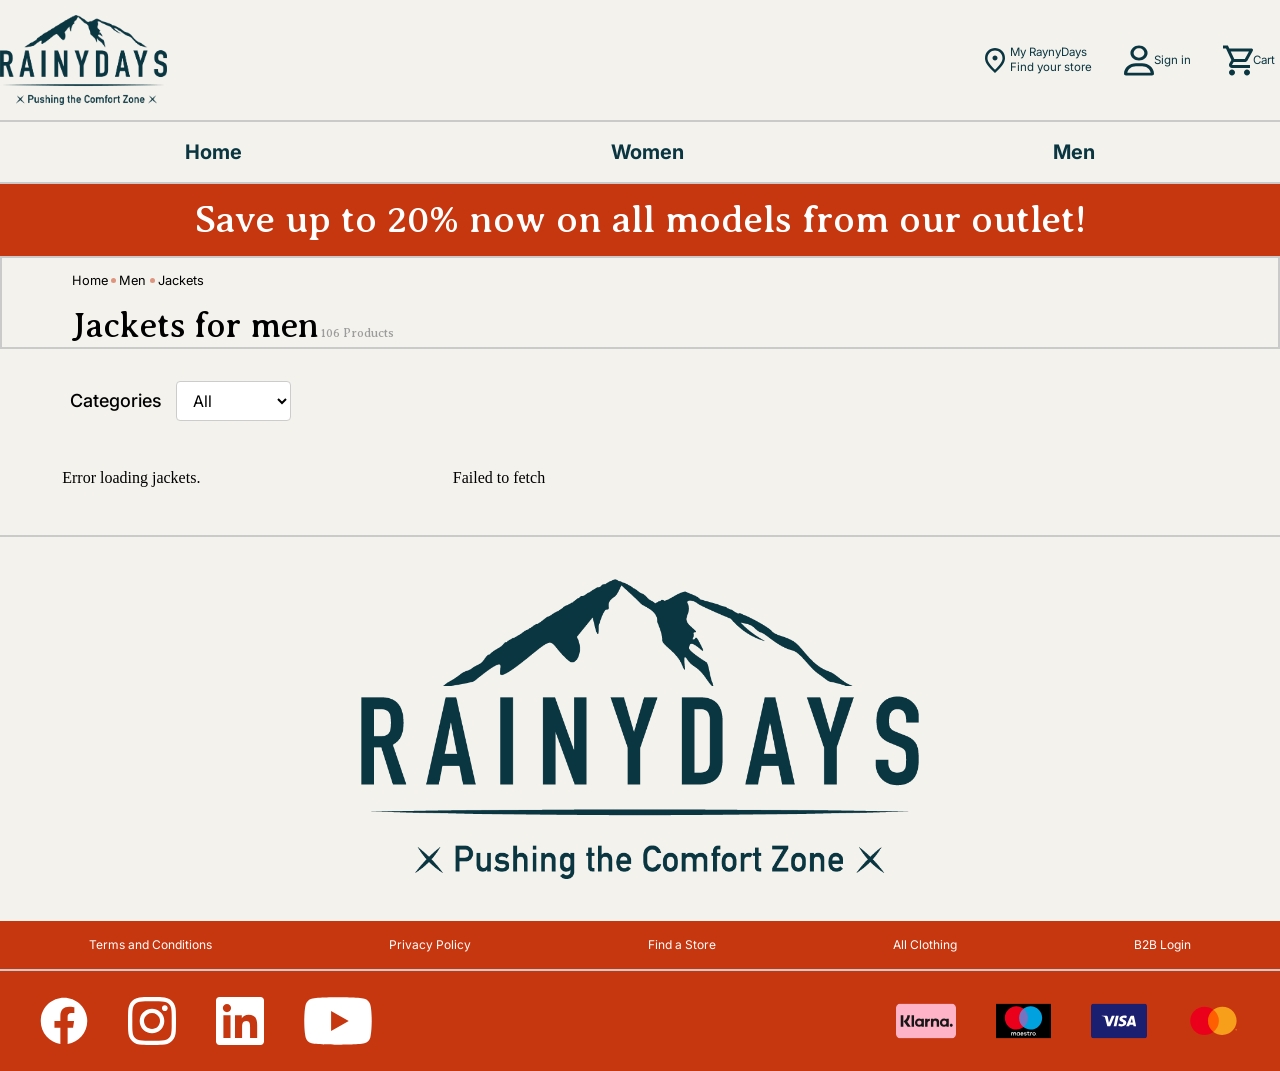
<file: category/mens-clothing.html>
<!DOCTYPE html>
<html lang="en">
  <head>
    <meta charset="UTF-8" >
    <meta name="viewport" content="width=device-width, initial-scale=1.0" >
    <meta name="description" content="Catalog page for the webshop Rainy Days">
    <title>Rainy Days - List of Products</title>
    <link rel="stylesheet" href="../styles/styles_for_catalog_page.css" >
    <link
      href="https://fonts.googleapis.com/css2?family=Inter:wght@100..900&display=swap"
      rel="stylesheet"
    >
    <link
      href="https://fonts.googleapis.com/css?family=Averia+Serif+Libre&display=swap"
      rel="stylesheet"
    >
  </head>
  <body>
    <header>
      <ul>
        <li><a href="../index.html"><img src="../assets/Logos/RainyDays_Logo.png" alt="Rainy Days Logo" ></a></li>
        <li><input type="text" placeholder="Search for great jackets" ></li>
        <li onclick="alert('Coming soon...')">
          <img src="../assets/Iconos/Map_Location_Icon.svg" alt="Geo Location Icon">
          <div>
            <p>My RaynyDays</p>
            <p>Find your store</p>
          </div>
        </li>
        <li onclick="alert('Coming soon...')">
          <img src="../assets/Iconos/Login_Icon.svg" alt="Sign in" >
          <div><p>Sign in</p></div>
        </li>
        <li>
          <a href="../checkout/index.html">
            <img src="../assets/Iconos/Cart_Icon.svg" alt="Cart Icon" >
            <div>
              <span id="cart-count">0</span>
              <p>Cart</p>
            </div>
          </a>
        </li>
      </ul>
      <input type="checkbox" name="menu-checkbox" id="menu-checkbox">
      <label for="menu-checkbox"><img src="../assets/Iconos/burger-menu-16x16.png" alt="burger menu icon"> </label>      
      <nav>
        <ul>
          <li><a href="../index.html">Home</a></li>
          <li><a href="womens-clothing.html">Women</a></li>
          <li><a href="">Men</a></li>
        </ul>
      </nav>
    </header>
    <main>
      <!-- main page content -->

      <div class="section">
        <span>Save up to 20% now on all models from our outlet!</span>
      </div>

      <div class="section">
        <div>
          <div class="texto">Home</div>
          <div class="elipse"></div>
          <div class="texto">Men</div>
          <div class="elipse"></div>
          <div class="texto">Jackets</div>
        </div>

        <div>
          <div>Jackets for men</div>
          <div id="product-count">106 Products</div>
        </div>
      </div>

      <div class="section">
        <label for="category-filter">Categories</label>
        <select id="category-filter" name="category-filter">
          <option value="all" selected>All</option>
          <option value="onsale">On Sale</option>
          <option value="favorites">Favorites</option>
        </select>
      </div>

      <div class="section" id="jackets-container">
          <!-- Jackets will be dynamically inserted here -->
      </div>
    </main>
    <footer>
      <div>
        <img src="../assets/Logos/RainyDays_Logo.png" alt="Rainy Days Logo">
      </div>
      <ul>
        <li><a href="../terms-and-conditions.html">Terms and Conditions</a></li>
        <li><a href="../privacy.html">Privacy Policy</a></li>
        <li><a href="#">Find a Store</a></li>
        <li><a href="#">All Clothing</a></li>
        <li><a href="#">B2B Login</a></li>
      </ul>
      <div>
        <ul>
          <li>
            <img src="../assets/Iconos/social-facebook.svg" alt="Facebook Icon">
          </li>
          <li>
            <img src="../assets/Iconos/social-instagram.svg" alt="Instagram Icon">
          </li>
          <li>
            <img src="../assets/Iconos/social-linkedin.svg" alt="Linkedin Icon">
          </li>
          <li>
            <img src="../assets/Iconos/social-youtube.svg" alt="YouTube Icon" >
          </li>
        </ul>
        <ul>
          <li>
            <img src="../assets/Iconos/payment-klarna.svg" alt="Klarna Icon" >
          </li>
          <li>
            <img
              src="../assets/Iconos/payment-maestro.svg" alt="Maestro Icon">
          </li>
          <li>
            <img src="../assets/Iconos/payment-visa.svg" alt="Visa Icon" >
          </li>
          <li>
            <img src="../assets/Iconos/payment-mastercard.svg"  alt="Mastercard Icon">
          </li>
        </ul>
      </div>
    </footer>
    <script src="../scripts/common_functions.js"></script>
    <script src="../scripts/mens-clothing_script.js"></script>
  </body>
</html>
</file>
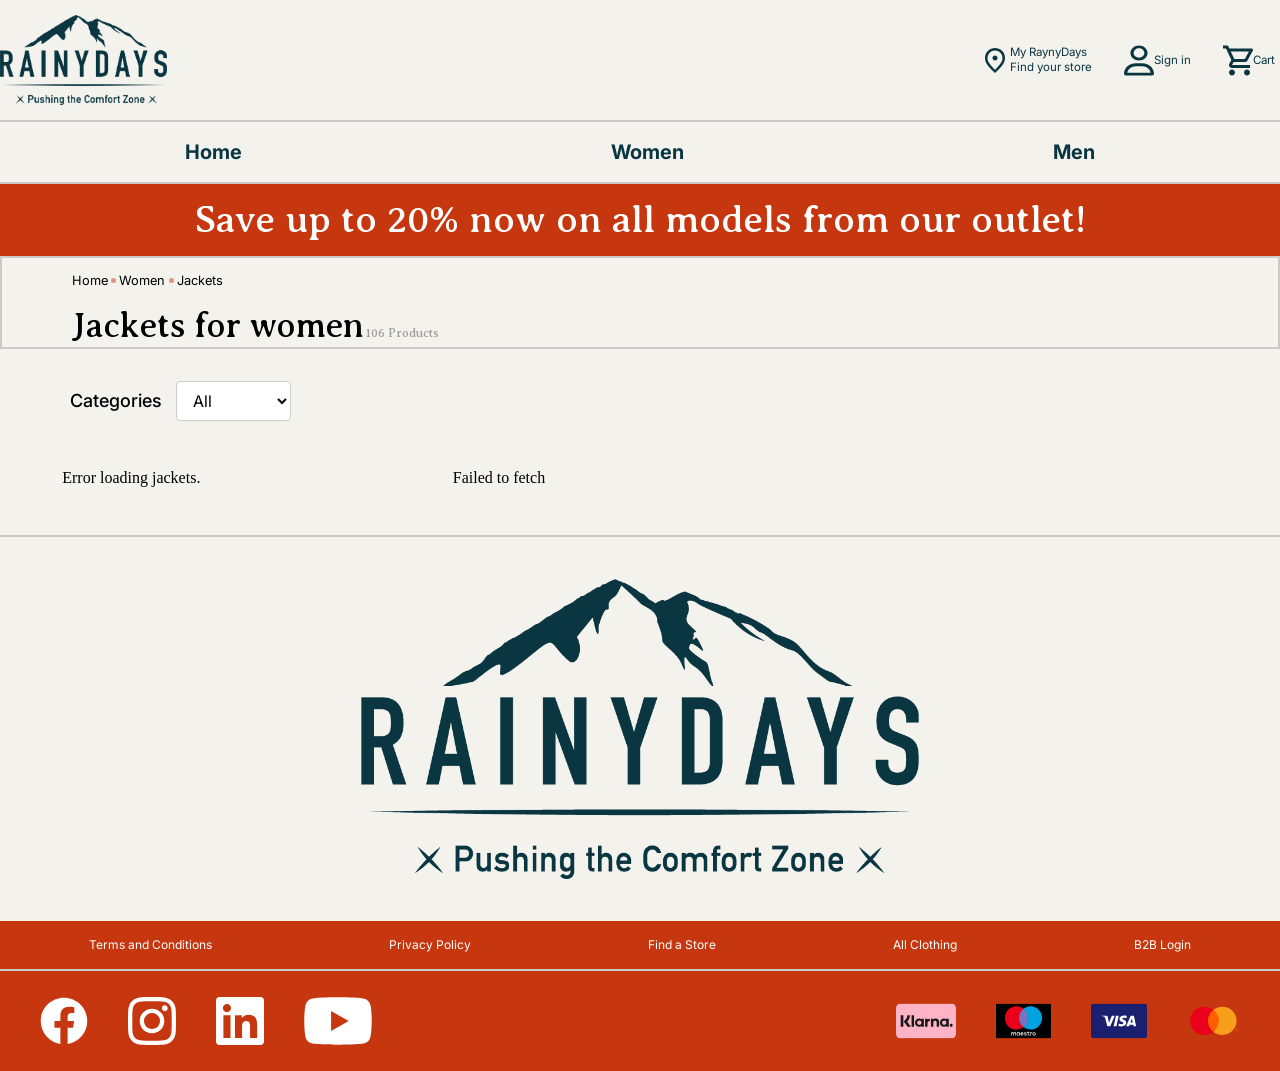
<file: category/womens-clothing.html>
<!DOCTYPE html>
<html lang="en">
  <head>
    <meta charset="UTF-8" >
    <meta name="viewport" content="width=device-width, initial-scale=1.0" >
    <meta name="description" content="Catalog page for the webshop Rainy Days">
    <title>Rainy Days - List of Products</title>
    <link rel="stylesheet" href="../styles/styles_for_catalog_page.css" >
    <link
      href="https://fonts.googleapis.com/css2?family=Inter:wght@100..900&display=swap"
      rel="stylesheet"
    >
    <link
      href="https://fonts.googleapis.com/css?family=Averia+Serif+Libre&display=swap"
      rel="stylesheet"
    >
  </head>
  <body>
    <header>
      <ul>
        <li><a href="../index.html"><img src="../assets/Logos/RainyDays_Logo.png" alt="Rainy Days Logo" ></a></li>
        <li><input type="text" placeholder="Search for great jackets" ></li>
        <li onclick="alert('Coming soon...')">
          <img src="../assets/Iconos/Map_Location_Icon.svg" alt="Geo Location Icon">
          <div>
            <p>My RaynyDays</p>
            <p>Find your store</p>
          </div>
        </li>
        <li onclick="alert('Coming soon...')">
          <img src="../assets/Iconos/Login_Icon.svg" alt="Sign in" >
          <div><p>Sign in</p></div>
        </li>
        <li>
          <a href="../checkout/index.html">
            <img src="../assets/Iconos/Cart_Icon.svg" alt="Cart Icon" >
            <div>
              <span id="cart-count">0</span>
              <p>Cart</p>
            </div>
          </a>
        </li>
      </ul>
      <input type="checkbox" name="menu-checkbox" id="menu-checkbox">
      <label for="menu-checkbox"><img src="../assets/Iconos/burger-menu-16x16.png" alt="burger menu icon"> </label>      
      <nav>
        <ul>
          <li><a href="../index.html">Home</a></li>
          <li><a href="">Women</a></li>
          <li><a href="mens-clothing.html">Men</a></li>
        </ul>
      </nav>
    </header>
    <main>
      <!-- main page content -->

      <div class="section">
        <span>Save up to 20% now on all models from our outlet!</span>
      </div>

      <div class="section">
        <div>
          <div class="texto">Home</div>
          <div class="elipse"></div>
          <div class="texto">Women</div>
          <div class="elipse"></div>
          <div class="texto">Jackets</div>
        </div>

        <div>
          <div>Jackets for women</div>
          <div id="product-count">106 Products</div>
        </div>
      </div>

      <div class="section">
        <label for="category-filter">Categories</label>
        <select id="category-filter" name="category-filter">
          <option value="all" selected>All</option>
          <option value="onsale">On Sale</option>
          <option value="favorites">Favorites</option>
        </select>
      </div>

      <div class="section" id="jackets-container">
          <!-- Jackets will be dynamically inserted here -->
      </div>
    </main>
    <footer>
      <div>
        <img src="../assets/Logos/RainyDays_Logo.png" alt="Rainy Days Logo">
      </div>
      <ul>
        <li><a href="../terms-and-conditions.html">Terms and Conditions</a></li>
        <li><a href="../privacy.html">Privacy Policy</a></li>
        <li><a href="#">Find a Store</a></li>
        <li><a href="#">All Clothing</a></li>
        <li><a href="#">B2B Login</a></li>
      </ul>
      <div>
        <ul>
          <li>
            <img src="../assets/Iconos/social-facebook.svg" alt="Facebook Icon">
          </li>
          <li>
            <img src="../assets/Iconos/social-instagram.svg" alt="Instagram Icon">
          </li>
          <li>
            <img src="../assets/Iconos/social-linkedin.svg" alt="Linkedin Icon">
          </li>
          <li>
            <img src="../assets/Iconos/social-youtube.svg" alt="YouTube Icon" >
          </li>
        </ul>
        <ul>
          <li>
            <img src="../assets/Iconos/payment-klarna.svg" alt="Klarna Icon" >
          </li>
          <li>
            <img
              src="../assets/Iconos/payment-maestro.svg" alt="Maestro Icon">
          </li>
          <li>
            <img src="../assets/Iconos/payment-visa.svg" alt="Visa Icon" >
          </li>
          <li>
            <img src="../assets/Iconos/payment-mastercard.svg"  alt="Mastercard Icon">
          </li>
        </ul>
      </div>
    </footer>
    <script src="../scripts/common_functions.js"></script>
    <script src="../scripts/womens-clothing_script.js"></script>
  </body>
</html>
</file>
<file: styles/styles_for_catalog_page.css>
body{
    display: flex;
    flex-direction: column;
    min-height: 100vh;
    margin: 0;
    padding: 0;
    background-color: white;
}
main,
body > header  {    /* Color for the header */
    background-color: #F4F2ED; 
}

body > header > ul {   /* Main menu is just a flexbox container */
    list-style: none;
    display: flex;
    align-items: center;
    justify-content: space-between;
    gap: 2rem;
    margin: 0 auto;
    padding: 15px 0;
    max-width: 1440px;
    border-bottom: 2px solid #CACACA;
}

body > header > ul > li:first-child > a,
body > header > ul > li {   
    height: 10vh; 
    min-height: 75px;
}

body > footer > div:nth-child(3) > ul:nth-child(1) > li:nth-child(1) > img,
body > footer > div:nth-child(3) > ul:nth-child(1) > li:nth-child(2) > img,
body > footer > div:nth-child(3) > ul:nth-child(1) > li:nth-child(3) > img,
body > footer > div:nth-child(3) > ul:nth-child(1) > li:nth-child(4) > img,
body > footer > div:nth-child(3) > ul:nth-child(2) > li:nth-child(1) > img,
body > footer > div:nth-child(3) > ul:nth-child(2) > li:nth-child(2) > img,
body > footer > div:nth-child(3) > ul:nth-child(2) > li:nth-child(3) > img,
body > footer > div:nth-child(3) > ul:nth-child(2) > li:nth-child(4) > img{
    max-width: min(100%,1440px);
    height: auto;
    margin: 0 auto;
    display:block; 
}

@media screen and (max-width:370px)
{
    body > header > ul{
        gap:0;
    }
}


body > header > ul > li:first-child > a > img{  /* Scale logo */
    min-width: 100px;     
    max-width: min(100%,1440px);
    height: 100%;
    object-fit: contain;
} 
body > header > ul > li:nth-child(1) > a{
    flex-shrink: 1;
}

body > header >  ul > li:nth-child(2)  {  /* Make the search bar twice as long as the other options */
    flex-grow: 1;
}

/* body > header >  ul > li:nth-child(1), */
body > header >  ul > li:nth-child(5) > a,
body > header >  ul > li:nth-child(4),
body > header >  ul > li:nth-child(3)  {  /* Make the search bar twice as long as the other options */
    flex: none;
}

body > header >  ul > li:nth-child(2) > input {  /* Make magnifying glass icon appear inside the input box */
    border-radius: 10px;
    border: 2px solid #0A3641;
    padding: 15px 20px; 
    background-color: white; 
    background-image: url('../assets/Iconos/Magnifying Glass Icon.svg');  
    background-repeat: no-repeat;
    background-position: 96% 50%;
    font-size: 0.875rem; 
    width: 100%; 
}
body > header >  ul > li:nth-child(2) > input::placeholder {
     font-size: 0.75rem;
}
body > header >  ul > li:nth-child(3) > div,
body > header >  ul > li:nth-child(4) > div,
body > header >  ul > li:nth-child(5) > a > div {   /* Basic styling for the texts inside the boxes in the main menu */
    font-size: min(0.875rem,0.9vw);
    line-height: 130%;
    font-family: Inter;
    color: #0a3641;
    text-align: left;
}
body > header >  ul > li:nth-child(3) > div p,
body > header >  ul > li:nth-child(4) > div p,
body > header >  ul > li:nth-child(5) > a > div p{  /* Remove padding and margins from paragraph tags */
    margin:0;
    padding: 0;
}
body > header > ul > li:nth-child(1) > a,
body > header > ul > li:nth-child(1),
body > header > ul > li:nth-child(2),
body > header > ul > li:nth-child(3),
body > header > ul > li:nth-child(4),
body > header > ul > li:nth-child(5) > a{  /* Center and align all icons inside the boxes in the main menu */
    display: flex;
    flex-wrap: wrap;
    align-items: center;
    justify-content: center;
}


body > header > ul > li:nth-child(5) > a{  
    height: 100%;
}

body > header > ul > li:nth-child(4),
body > header > ul > li:nth-child(3){
    cursor: pointer;
}

body > main > .section:nth-child(9),
body > header > ul > li:nth-child(5)> a > div{ /* Position relative is required to make the quantity appear above the shopping cart */
    position: relative;
}
body > header > ul > li:nth-child(5)> a > div > span{ /* Positions absolutely the quantity "2" above the shopping cart icon */
    position: absolute;
    top: -20px; /* Adjust to position vertically */
    right: 18px; /* Adjust to position horizontally */
    background-color: red;
    color: white;
    font-size: 1rem;
    padding: 2px 6px;
    border-radius: 50%; /* Makes it a circle */
    line-height: 1; /* Ensures text is vertically centered */
    text-align: center;
}
body > footer > ul,
body > header > nav > ul{   /* The nav bar and the footer are just flexboxes */
    display: flex;
    margin: 0 auto;
    padding: 0;
    max-width: 1440px;
    list-style: none;
}
body > footer > ul > li,
body > header > nav > ul > li{  
    flex:auto;
    text-align: center;
}
body > header > nav > ul > li > a{   /* Font for the nav bar */
    font-size: 1.25rem;
    font-family: Inter;
    color: #0a3641;
    cursor: pointer;
    text-decoration: none;
    line-height: 3;
    font-weight: bold;
    display: block;
}
body > header > nav > ul > li:hover{   /* Highlight nav bar options */
    background-color: white;
}

header label,
header input{
    display: none;
}

@media screen and (max-width: 800px) {  /* styles for mobile devices */

    header label{
        display: block;
    }

    header nav{
        display: none;
    }

    #menu-checkbox:checked ~ nav,
    #menu-checkbox:checked ~ nav > ul {
        display: block;
        border-top: 1px solid #CACACA;
    }

    body > footer > ul{
        display: block;
    }
    body > header > nav > ul > li{  
        text-align: left;
        padding-left: 1rem;
    }
    
    body > header >  ul > li:nth-child(3) > div p,
    body > header >  ul > li:nth-child(4) > div p,
    body > header >  ul > li:nth-child(5) > a > div p{  
        display: none;
    } 

    body > header > ul > li:nth-child(5)> a > div > span{ /* Positions absolutely the quantity "2" above the shopping cart icon for mobile views*/
        top: -30px; /* Adjust to position vertically */
        right: 1px; /* Adjust to position horizontally */
    }
}

main{
    flex-grow: 1;
}


body > .section:first-of-type,
body > footer {   /* styles for the footer */
    background-color: #C7370F;
}
header,main,
body > footer,
body > main > .section:nth-child(2){
    max-width: 1440px;
    width:100%;
    margin:0 auto;
}


body > footer > ul > li> a {   /* styles for the footer */
    cursor: pointer;
    text-decoration: none;
    display: block;
    font-size: 0.75rem;
    font-family: Inter;
    color: #fff;
    line-height: 4;
}

body > footer > div{
    display: flex;
    margin: 0 auto;
    justify-content: space-between;
    padding: 10px 0;
    max-width: 1440px;
    flex-wrap: wrap;
    border-top: 2px solid #CACACA;
}

body > footer > div > ul {   /* styles for the social networks */
    display: flex;
    align-items: center;
    justify-content: flex-start;
    gap: 2.5rem;
    list-style: none;
    padding-left: 40px;
}
body > footer > div > ul:last-of-type {   /* styles for the credit cards */
    justify-content: flex-end;
    padding-right: 40px;
}

body > main > ul,
body > main > .section:nth-child(7) > ul  {   /* Flexbox container for main*/
    list-style: none;
    display: flex;
    flex-wrap: wrap;
    align-items: center;
    justify-content: center;
    gap: 2rem;
    margin: 0 auto;
    padding: 0;
    max-width: 1440px;
}
body > main > ul{
    border-bottom: 2px solid #CACACA;
}

body > main > ul > li {   /* Main menu is just a flexbox container */
    list-style: none;
    display: flex;
    flex-direction: column;
    align-items: center;
    justify-content: center;
    gap: 2rem; 
    padding: 15px 0;
    font-size: 2rem;
    font-family: Inter;
    font-weight: bold;
    color: #0a3641;    
}


body > main > .section:first-of-type > span{
    font-size: min(3vw,2.75rem);   
    font-family: 'Averia Serif Libre';
    color: #fff;
    margin-top: min(1vw,20px);
    margin-bottom: min(1vw,20px);
}

body > main > .section:first-of-type {   /* styles for the footer */
    background-color: #C7370F;
    display: flex;
    flex-direction: column;
    align-items: center;
    justify-content: center;
}


div.elipse{
    width: 5px;
    border-radius: 50%;
    background-color: #c7370f;
    height: 5px;
    opacity: 0.5;
}
div.texto{
    font-size: 0.8rem;   
    font-family: Inter;
    color: #000;
}

body > main > .section:nth-child(2) > div:first-of-type{
    display:  flex;
    justify-content: flex-start;
    align-items: center;
    gap:0.2rem;
    margin-left: 70px;
    margin-top: 15px;
}
body > main > .section:nth-child(2) > div:last-child > div:first-of-type{
    font-size: min(2.5rem,2.7vw);
    font-family: 'Averia Serif Libre';
    color: #000;
}
body > main > .section:nth-child(2) > div:last-child > div:last-child{ 
    font-size: 0.75rem;
    font-family: 'Averia Serif Libre';
    color: #9c9c9c;
}
body > main > .section:nth-child(2) > div:last-child{
    display:  flex;
    justify-content: flex-start;
    align-items: baseline;
    gap:0.2rem;
    margin-left: 70px;
    margin-top: 17px;

}
body > main > .section:nth-child(2){
    border: 2px solid #CACACA;
    box-sizing: border-box;
}

body > footer > div > img{
    max-width: min(100%, 1440px);
    margin: 2rem auto;
    max-height: 300px;
    height: auto;
    display: block;
}
body > footer > div:first-of-type {
    background-color: #F4F2ED;
}

header{
    border-bottom: 2px solid #CACACA;;
}
body > main > .section:nth-child(3) > input{
    border-radius: 10px;
    border: 2px solid #0A3641;
    padding: 15px 20px; 
    background-color: white; 
    background-image: url('../assets/Iconos/icon_filter.svg');  
    background-repeat: no-repeat;
    background-position: 96% 50%;
    font-size: 0.875rem; 
}
body > main > .section:nth-child(3){
    margin-top: 32px;
    margin-left: 70px;
    margin-bottom: 32px;
}

.card{
    display:flex;
    flex-flow: column nowrap;
    align-items: center;
    background-color: white;
    width:100%;
    height: 100%;
    box-sizing: border-box;
}
.jacketimage{
    position: relative;
    height: 330px;
    width: 100%;
}

.jacketimage >img{
    width: 100%;
    height: 100%;
    object-fit: contain;
    box-sizing: border-box;
}

.new_message{
    position:absolute;
    top:5%;
    left: 5%;
    font-size: 0.625rem;
    font-family: Inter;
    color: #fff;
    text-align: left;
    background-color: #778F9E;
}
.bestseller_message{
    position:absolute;
    bottom:2%;
    left: 5%;
    font-size: 0.625rem;
    font-family: Inter;
    color: #fff;
    text-align: left;
    background-color: #778F9E;
}
.available_colors_favorite > img:first-child {
    margin-left: 5%;
    margin-top: 2%;
    margin-bottom: 2%;
}
.available_colors_favorite > img:last-child {
    margin-left: auto;
    margin-right: 5%;
}
.priceandrating,
.description_legend,
.available_colors_favorite,
.rating,
.price{
    display: flex;
    align-items: center;
    justify-content: flex-start;
    gap: 2px;
    width: 100%;
}
.available_colors_favorite > img:not(:last-child) {
    border: 1px solid black;
    width: 15px;
    height: 15px;
    padding: 1px; 
    box-sizing: border-box;
}
.available_colors_favorite{
    margin-top: auto;
}
.price,
.description_legend > div{
    font-size: 0.8125rem;
    font-family: Inter;
    color: #000;
}
.rating{
    justify-content: flex-end;
}
.numberofvotes{
    vertical-align: super;
    font-size: 0.625rem;
    font-family: Inter;
    color: #000;
}

body > main > .section:nth-child(4){
    display: grid;
    grid-template-columns: repeat(auto-fill,minmax(313px,1fr));
    grid-auto-rows: 1fr;
    gap: 1rem;
    margin: 32px min(4.86vw,70px);
    row-gap: 2rem;
    align-items: stretch;
}

body > header > ul > li:nth-child(5) > a > div > p{
    margin-right: 5px;
}

a {
  text-decoration: none;
  color:#000;
}

@media screen and (max-width: 600px) {  /* styles for mobile devices */

    body > main > .section:nth-child(4){
        margin-left: 0;
        margin-right: 0;
    }
}

#category-filter {
  font-family: 'Inter', sans-serif;
  font-size: 1rem;
  padding: 8px 12px;
  border: 1px solid #ccc;
  border-radius: 4px;
  background-color: #ffffff;
  cursor: pointer;
  transition: border-color 0.3s ease;
}

#category-filter:hover {
  border-color: #999;
}

#category-filter:focus {
  outline: none;
  border-color: #c7370f; 
}

label[for="category-filter"] {
  font-family: 'Inter', sans-serif;
  font-size: 1.125rem;
  margin-right: 10px;
  font-weight: 500;
}

.add-to-cart-btn {
    width: 100%;
    padding: 12px 0;
    /* margin-top: 12px; */

    background-color: #C7370F;      
    color: white;
    border: none;
    border-radius: 6px;

    font-size: 1rem;
    font-weight: 500;
    cursor: pointer;

    transition: background-color 0.2s ease, transform 0.1s ease;
}

.add-to-cart-btn:hover {
    background-color: #333;       
}

.add-to-cart-btn:active {
    transform: scale(0.97);         
}

.jacketimage,
.available_colors_favorite,
.description_legend,
.priceandrating {
    cursor: pointer;
}

.size-selector {
    width: 100%;
    padding: 6px;
    font-size: 1rem;
    border-radius: 6px;
}

.loader {
  display: none;
  text-align: center;
  padding: 20px;
  font-size: 4rem;
  font-family: 'Averia Serif Libre';
}

.loader.show {
  display: block;
}
</file>
<file: styles/styles_for_shopping_cart.css>
body{
    display: flex;
    flex-direction: column;
    min-height: 100vh;
    margin: 0;
    padding: 0;
    background-color: white;
}
main,
body > header  {    /* Color for the header */
    background-color: #F4F2ED; 
}

body > header > ul {   /* Main menu is just a flexbox container */
    list-style: none;
    display: flex;
    align-items: center;
    justify-content: space-between;
    gap: 2rem;
    margin: 0 auto;
    padding: 15px 0;
    max-width: 1440px;
    border-bottom: 2px solid #CACACA;
}
body > header > ul > li > a,
body > header > ul > li {    /* All menu boxes flex at the same rate and initially have the same size */
    height: 10vh; 
    min-height: 75px;
}

body > header > ul > li:first-child > a > img{  /* Scale logo */
    min-width: 100px;     
    max-width: min(100%,1440px);
    height: 100%;
    object-fit: contain;
} 
body > header > ul > li:nth-child(1) > a {
    flex-shrink: 1;
}
 
body > header >  ul > li:nth-child(2)  {  /* Make the search bar twice as long as the other options */
    flex-grow: 1;
}

/* body > header >  ul > li:nth-child(1), */
body > header >  ul > li:nth-child(5),
body > header >  ul > li:nth-child(4),
body > header >  ul > li:nth-child(3)  {  /* Make the search bar twice as long as the other options */
    flex: none;
}

body > header >  ul > li:nth-child(2) > input {  /* Make magnifying glass icon appear inside the input box */
    border-radius: 10px;
    border: 2px solid #0A3641;
    padding: 15px 20px; 
    background-color: white; 
    background-image: url('../assets/Iconos/Magnifying Glass Icon.svg');  
    background-repeat: no-repeat;
    background-position: 96% 50%;
    font-size: 0.875rem; 
    width: 100%; 
}
body > header >  ul > li:nth-child(2) > input::placeholder {
     font-size: 0.75rem;
}
body > header >  ul > li:nth-child(3) > div,
body > header >  ul > li:nth-child(4) > div,
body > header >  ul > li:nth-child(5) > div {   /* Basic styling for the texts inside the boxes in the main menu */
    font-size: min(0.875rem,0.9vw);
    line-height: 130%;
    font-family: Inter;
    color: #0a3641;
    text-align: left;
}
body > header >  ul > li:nth-child(3) > div p,
body > header >  ul > li:nth-child(4) > div p,
body > header >  ul > li:nth-child(5) > div p{  /* Remove padding and margins from paragraph tags */
    margin:0;
    padding: 0;
}
body > header > ul > li:nth-child(1) > a,
body > header > ul > li:nth-child(1),
body > header > ul > li:nth-child(2),
body > header > ul > li:nth-child(3),
body > header > ul > li:nth-child(4),
body > header > ul > li:nth-child(5){  /* Center and align all icons inside the boxes in the main menu */
    display: flex;
    flex-wrap: wrap;
    align-items: center;
    justify-content: center;
}

body > header > ul > li:nth-child(4),
body > header > ul > li:nth-child(3){
    cursor: pointer;
}

body > main > .section:nth-child(9),
body > header > ul > li:nth-child(5)> div{ /* Position relative is required to make the quantity appear above the shopping cart */
    position: relative;
}
body > header > ul > li:nth-child(5)> div > span{ /* Positions absolutely the quantity "2" above the shopping cart icon */
    position: absolute;
    top: -20px; /* Adjust to position vertically */
    right: 18px; /* Adjust to position horizontally */
    background-color: red;
    color: white;
    font-size: 1rem;
    padding: 2px 6px;
    border-radius: 50%; /* Makes it a circle */
    line-height: 1; /* Ensures text is vertically centered */
    text-align: center;
}
body > footer > ul,
body > header > nav > ul{   /* The nav bar and the footer are just flexboxes */
    display: flex;
    margin: 0 auto;
    padding: 0;
    max-width: 1440px;
    list-style: none;
}
body > footer > ul > li,
body > header > nav > ul > li{  
    flex:auto;
    text-align: center;
}
body > header > nav > ul > li > a{   /* Font for the nav bar */
    font-size: 1.25rem;
    font-family: Inter;
    color: #0a3641;
    cursor: pointer;
    text-decoration: none;
    line-height: 3;
    font-weight: bold;
    display: block;
}
body > header > nav > ul > li:hover{   /* Highlight nav bar options */
    background-color: white;
}

header label,
header input{
    display: none;
}

@media screen and (max-width: 800px) {  /* styles for mobile devices */
 
    header label{
        display: block;
    }

    header nav{
        display: none;
    }

    #menu-checkbox:checked ~ nav,
    #menu-checkbox:checked ~ nav > ul {
        display: block;
        border-top: 1px solid #CACACA;
    }

    body > footer > ul{
        display: block;
    }
    body > header > nav > ul > li{  
        text-align: left;
        padding-left: 1rem;
    }
    
    body > header >  ul > li:nth-child(3) > div p,
    body > header >  ul > li:nth-child(4) > div p,
    body > header >  ul > li:nth-child(5) > div p{  
        display: none;
    } 

    body > header > ul > li:nth-child(5)> div > span{ /* Positions absolutely the quantity "2" above the shopping cart icon for mobile views*/
        top: -30px; /* Adjust to position vertically */
        right: 1px; /* Adjust to position horizontally */
    }
}

main{
    flex-grow: 1;
}


body > .section:first-of-type,
body > footer {   /* styles for the footer */
    background-color: #C7370F;
}
header,main,
body > footer,
body > main > .section:nth-child(2){
    max-width: 1440px;
    width:100%;
    margin:0 auto;
}


body > footer > ul > li> a {   /* styles for the footer */
    cursor: pointer;
    text-decoration: none;
    display: block;
    font-size: 0.75rem;
    font-family: Inter;
    color: #fff;
    line-height: 4;
}

body > footer > div{
    display: flex;
    margin: 0 auto;
    justify-content: space-between;
    padding: 10px 0;
    max-width: 1440px;
    flex-wrap: wrap;
    border-top: 2px solid #CACACA;
}

body > footer > div > ul {   /* styles for the social networks */
    display: flex;
    align-items: center;
    justify-content: flex-start;
    gap: 2.5rem;
    list-style: none;
    padding-left: 40px;
}
body > footer > div > ul:last-of-type {   /* styles for the credit cards */
    justify-content: flex-end;
    padding-right: 40px;
}

body > main > ul{   /* Flexbox container for main*/
    list-style: none;
    display: flex;
    flex-wrap: wrap;
    align-items: center;
    justify-content: center;
    gap: 2rem;
    margin: 0 auto;
    padding: 0;
    max-width: 1440px;
}
body > main > ul{
    border-bottom: 2px solid #CACACA;
}

body > main > ul > li {   /* Main menu is just a flexbox container */
    list-style: none;
    display: flex;
    flex-direction: column;
    align-items: center;
    justify-content: center;
    gap: 2rem; 
    padding: 15px 0;
    font-size: 2rem;
    font-family: Inter;
    font-weight: bold;
    color: #0a3641;    
}


body > main > .section:first-of-type > span{
    font-size: min(3vw,2.75rem);   
    font-family: 'Averia Serif Libre';
    color: #fff;
    margin-top: min(1vw,20px);
    margin-bottom: min(1vw,20px);
}

body > main > .section:first-of-type {   /* styles for the footer */
    background-color: #C7370F;
    display: flex;
    flex-direction: column;
    align-items: center;
    justify-content: center;
}


body > main > .section:nth-child(2){
    border: 2px solid #CACACA;
    box-sizing: border-box;
}

body > footer > div > img{
    max-width: min(100%, 1440px);
    margin: 2rem auto;
    max-height: 300px;
    height: auto;
    display: block;
}
body > footer > div:first-of-type {
    background-color: #F4F2ED;
}

header{
    border-bottom: 2px solid #CACACA;;
}

body > main > .section:nth-child(2){
    background-color: white;
}

.title{
    
    font-size: 2.25rem;
    font-family: Inter;
    color: #000;
    text-align: left;
    padding-bottom: 1rem;
}

.price_style{
    font-size: 1rem;
    font-family: Inter;
    color: #000;
    text-align: left;
    font-weight: 600;
}
.info_style{
    font-size: 0.875rem;
    font-family: Inter;
    color: #000;
    text-align: left;
    font-weight: 600;
    line-height: normal;
    display: flex;
    align-items: center;
    gap:1rem;

}

.info{
    display: flex;
    flex-direction: column;
    align-items: flex-start;
    gap:2px;
    padding-top: 15px;
    justify-self: start;
}

body > main > .section:nth-child(2) > div > div:nth-child(1) > div:nth-child(2) > img:nth-child(1),
body > main > .section:nth-child(2) > div > div:nth-child(1) > div:nth-child(3) > img:nth-child(1){
    max-height: 96px;
    width: auto;
    object-fit: contain;
    padding-top: 15px;
}
body > main > .section:nth-child(2) > div > img:last-of-type{
    width: 25px;
    height: 25px;
}
.card{
    display: grid;
    grid-template-columns: 0.4fr 0.6fr auto;    
    border-left: 1px solid #C0C0C0;
    border-right: 1px solid #C0C0C0;
    border-top: 1px solid #C0C0C0;
    justify-content: space-between;
}


/* .wrapper > :nth-child(3){
        border-bottom: 1px solid #C0C0C0;
} */

.wrapper{
    display: grid;
    grid-template-columns: 63% 3.1% 30.7% 3.1%;
    /* grid-template-rows: 65px 120px 48px 168px; */
    width: 55%;
    margin: 5rem auto;
}

@media screen and (max-width: 985px){
    .wrapper{
        width: 95%;
        grid-template-columns: 100%;
        /* grid-template-rows: 65px 120px 48px 168px 65px 120px 48px 168px; */
    }
}

/* .wrapper > .card:nth-child(2)
{
    grid-row: span 2;
} */

.discountcode{
    display: grid;
    grid-template-columns: 61.33% 30.67%;
    grid-template-rows: 50% 50%;
    padding: 5px 0px;
    border: 1px solid #C0C0C0;
    justify-content: space-evenly;
    box-sizing: border-box;
    height: 120px;
}

.discountcode > div{
    text-align: center;
    font-size: 1rem;
    font-family: Inter;
    font-weight: 600;
    color: #000;
}

.discountcode > div:first-child{
    grid-column: span 2;
}

.discountcode > div:nth-child(2){
    border: 1px solid #C0C0C0;
    color:#C0C0C0;
    display: flex;
    align-items: center;
    justify-content: center;

}
.discountcode > div:nth-child(3){
    border: 1px solid #C7370F;
    color:#C7370F;
    display: flex;
    align-items: center;
    justify-content: center;
}


body > main > .section:nth-child(3) > div:last-of-type > img
{
    width: 100%;
    height: auto;
    object-fit: contain;
}

.you-may-also {
    font-size: 2.5rem;
    font-weight: 600;
    font-family: Inter;
    color: #000;
    text-align: left;
    margin-left: 2.75rem;
    padding-top: 2.37rem;
}

body > main > .section:nth-child(3) > ul{
    list-style: none;
    display: grid;
    grid-template-columns: repeat(auto-fill,minmax(169px,1fr));
    grid-auto-rows: 1fr;
    gap: 1rem;
    margin: 0 2.75rem;
    padding: 0;
    max-width: 1440px;
    margin-bottom: 120px;
}
body > main > .section:nth-child(3) > ul > li > a{
    list-style: none;
    display: flex;
    flex-direction: column;
    align-items: center;
    justify-content: center;
    gap: 1rem; 
    padding: 15px 0;
    font-size: 1rem;
    font-family: Inter;
}
body > main > .section:nth-child(3) > ul > li > a >img{
    height: 248px;
    width: 169px;
    flex-shrink: 0;
    object-fit: cover;
} 

.card > img:first-child{
    max-height: 96px;
    width: auto;
    object-fit: contain;
    padding-top: 15px;
    margin-left: auto;
    margin-right: auto;
}
.card{
    grid-column: 1 / 2;
}

.discountcode{
    grid-column: 3 / 4;
    /* grid-row: 2 / 3; */
}

.checkout{
    grid-column: 3 / 4;
    /* grid-row: 3 / 4; */
    display: grid;
    grid-template-columns: 1fr;
    grid-template-rows: 1fr 1fr;
    padding: 5px 0px;
    border: 1px solid #C0C0C0;
    justify-content: space-evenly;
    height: 120px;
    margin-top: 17px;
    box-sizing: border-box;
}
.checkout > div:first-child{
    text-align: center;
    font-size: 1rem;
    font-family: Inter;
    font-weight: 600;
    color: #000;
}

.checkout > a > div
{
    text-align: center;
    font-size: 1rem;
    font-family: Inter;
    font-weight: 600;
    color: white;
    background-color:#C7370F;
    padding: 20px 15px;
    width: 80%;
    box-sizing: border-box;
    /* justify-self: center; */
}

body > main > div:nth-child(2) > div > div.checkout > a{
    display: flex;
    align-items: center;
    justify-content: center;
}

body > header > ul > li:nth-child(5) > div > p{
    margin-right: 5px;
}

@media screen and (max-width: 985px){
    .discountcode{
        margin-top: 17px;
        grid-column: 1 / 2;
        /* grid-row: 6 / 7; */
    }
    .checkout{
        grid-column: 1 / 2;
        /* grid-row: 7 / 8; */
    }
    .title{
        font-size: 1.75rem;
    }
}

@media screen and (min-width: 986px){
    .discountcode{
        grid-row: 2 / 3;
        /* grid-row: 6 / 7; */
    }
    .checkout{
        grid-row: 3 / 4;
        /* grid-row: 7 / 8; */
        margin-top: 0px;
    }

}

a{
  text-decoration: none;
  color:#000;
}

@media screen and (max-width:370px)
{
    body > header > ul{
        gap:0;
    }
    /* body > main > .section:nth-child(4),
    body > main > .section:nth-child(5){
        padding: 0;
    } */
}

body > footer > div:nth-child(3) > ul:nth-child(1) > li:nth-child(1) > img,
body > footer > div:nth-child(3) > ul:nth-child(1) > li:nth-child(2) > img,
body > footer > div:nth-child(3) > ul:nth-child(1) > li:nth-child(3) > img,
body > footer > div:nth-child(3) > ul:nth-child(1) > li:nth-child(4) > img,
body > footer > div:nth-child(3) > ul:nth-child(2) > li:nth-child(1) > img,
body > footer > div:nth-child(3) > ul:nth-child(2) > li:nth-child(2) > img,
body > footer > div:nth-child(3) > ul:nth-child(2) > li:nth-child(3) > img,
body > footer > div:nth-child(3) > ul:nth-child(2) > li:nth-child(4) > img{
    max-width: min(100%,1440px);
    height: auto;
    margin: 0 auto;
    display:block; 
}

.last-card{
    border-bottom: 1px solid #C0C0C0;
}

[id^="minus-btn-"],
[id^="plus-btn-"] {
    cursor: pointer;
    transition: background-color 0.15s ease, transform 0.1s ease, box-shadow 0.15s ease;
}

[id^="minus-btn-"]:hover,
[id^="plus-btn-"]:hover {
    background-color: #e0e0e0;
    box-shadow: 0 0 4px rgba(0,0,0,0.25);
}

[id^="minus-btn-"]:active,
[id^="plus-btn-"]:active {
    transform: scale(0.92);
    background-color: #d0d0d0;
}

[id^="remove-btn-"] {
    cursor: pointer;
    transition: transform 0.1s ease, opacity 0.15s ease;
}

[id^="remove-btn-"]:hover {
    transform: scale(1.15);
    opacity: 0.8;
}

[id^="remove-btn-"]:active {
    transform: scale(0.9);
    opacity: 0.6;
}
</file>
<file: styles/styles_for_details_page.css>
body{
    display: flex;
    flex-direction: column;
    min-height: 100vh;
    margin: 0;
    padding: 0;
    background-color: white;
}
main,
body > header  {    /* Color for the header */
    background-color: #F4F2ED; 
}

body > header > ul {   /* Main menu is just a flexbox container */
    list-style: none;
    display: flex;
    align-items: center;
    justify-content: space-between;
    gap: 2rem;
    margin: 0 auto;
    padding: 15px 0;
    max-width: 1440px;
    border-bottom: 2px solid #CACACA;
}

body > header > ul > li > a,
body > header > ul > li {   
    height: 10vh; 
    min-height: 75px;
}

body > header > ul > li:first-child > a > img{  /* Scale logo */
    min-width: 100px;     
    max-width: min(100%,1440px);
    height: 100%;
    object-fit: contain;
} 
body > header > ul > li:nth-child(1) > a{
    flex-shrink: 1;
}
 
body > header >  ul > li:nth-child(2)  {  /* Make the search bar twice as long as the other options */
    flex-grow: 1;
}

/* body > header >  ul > li:nth-child(1), */
body > header >  ul > li:nth-child(5) > a,
body > header >  ul > li:nth-child(4),
body > header >  ul > li:nth-child(3)  {  /* Make the search bar twice as long as the other options */
    flex: none;
}

body > header >  ul > li:nth-child(2) > input {  /* Make magnifying glass icon appear inside the input box */
    border-radius: 10px;
    border: 2px solid #0A3641;
    padding: 15px 20px; 
    background-color: white; 
    background-image: url('../assets/Iconos/Magnifying Glass Icon.svg');  
    background-repeat: no-repeat;
    background-position: 96% 50%;
    font-size: 0.875rem; 
    width: 100%; 
}
body > header >  ul > li:nth-child(2) > input::placeholder {
     font-size: 0.75rem;
}
body > header >  ul > li:nth-child(3) > div,
body > header >  ul > li:nth-child(4) > div,
body > header >  ul > li:nth-child(5) > a > div {   /* Basic styling for the texts inside the boxes in the main menu */
    font-size: min(0.875rem,0.9vw);
    line-height: 130%;
    font-family: Inter;
    color: #0a3641;
    text-align: left;
}
body > header >  ul > li:nth-child(3) > div p,
body > header >  ul > li:nth-child(4) > div p,
body > header >  ul > li:nth-child(5) > a > div p{  /* Remove padding and margins from paragraph tags */
    margin:0;
    padding: 0;
}
body > header > ul > li:nth-child(1) > a,
body > header > ul > li:nth-child(1),
body > header > ul > li:nth-child(2),
body > header > ul > li:nth-child(3),
body > header > ul > li:nth-child(4),
body > header > ul > li:nth-child(5) > a{  /* Center and align all icons inside the boxes in the main menu */
    display: flex;
    flex-wrap: wrap;
    align-items: center;
    justify-content: center;
}

body > header > ul > li:nth-child(5) > a{  
    height: 100%;
}

body > header > ul > li:nth-child(4),
body > header > ul > li:nth-child(3){
    cursor: pointer;
}

body > main > .section:nth-child(9),
body > header > ul > li:nth-child(5)> a > div{ /* Position relative is required to make the quantity appear above the shopping cart */
    position: relative;
}
body > header > ul > li:nth-child(5)> a > div > span{ /* Positions absolutely the quantity "2" above the shopping cart icon */
    position: absolute;
    top: -20px; /* Adjust to position vertically */
    right: 18px; /* Adjust to position horizontally */
    background-color: red;
    color: white;
    font-size: 1rem;
    padding: 2px 6px;
    border-radius: 50%; /* Makes it a circle */
    line-height: 1; /* Ensures text is vertically centered */
    text-align: center;
}
body > footer > ul,
body > header > nav > ul{   /* The nav bar and the footer are just flexboxes */
    display: flex;
    margin: 0 auto;
    padding: 0;
    max-width: 1440px;
    list-style: none;
}
body > footer > ul > li,
body > header > nav > ul > li{  
    flex:auto;
    text-align: center;
}
body > header > nav > ul > li > a{   /* Font for the nav bar */
    font-size: 1.25rem;
    font-family: Inter;
    color: #0a3641;
    cursor: pointer;
    text-decoration: none;
    line-height: 3;
    font-weight: bold;
    display: block;
}
body > header > nav > ul > li:hover{   /* Highlight nav bar options */
    background-color: white;
}

header label,
header input{
    display: none;
}

@media screen and (max-width: 800px) {  /* styles for mobile devices */

    header label{
        display: block;
    }

    header nav{
        display: none;
    }

    #menu-checkbox:checked ~ nav,
    #menu-checkbox:checked ~ nav > ul {
        display: block;
        border-top: 1px solid #CACACA;
    }

    body > footer > ul{
        display: block;
    }
    body > header > nav > ul > li{  
        text-align: left;
        padding-left: 1rem;
    }
    
    body > header >  ul > li:nth-child(3) > div p,
    body > header >  ul > li:nth-child(4) > div p,
    body > header >  ul > li:nth-child(5) > a > div p{  
        display: none;
    } 

    body > header > ul > li:nth-child(5)> a > div > span{ /* Positions absolutely the quantity "2" above the shopping cart icon for mobile views*/
        top: -30px; /* Adjust to position vertically */
        right: 1px; /* Adjust to position horizontally */
    }
}

main{
    flex-grow: 1;
}


body > .section:first-of-type,
body > footer {   /* styles for the footer */
    background-color: #C7370F;
}
header,main,
body > footer,
body > main > .section:nth-child(2){
    max-width: 1440px;
    width:100%;
    margin:0 auto;
}


body > footer > ul > li> a {   /* styles for the footer */
    cursor: pointer;
    text-decoration: none;
    display: block;
    font-size: 0.75rem;
    font-family: Inter;
    color: #fff;
    line-height: 4;
}

body > footer > div{
    display: flex;
    margin: 0 auto;
    justify-content: space-between;
    padding: 10px 0;
    max-width: 1440px;
    flex-wrap: wrap;
    border-top: 2px solid #CACACA;
}

body > footer > div > ul {   /* styles for the social networks */
    display: flex;
    align-items: center;
    justify-content: flex-start;
    gap: 2.5rem;
    list-style: none;
    padding-left: 40px;
}
body > footer > div > ul:last-of-type {   /* styles for the credit cards */
    justify-content: flex-end;
    padding-right: 40px;
}

body > main > ul,
body > main > .section:nth-child(7) > ul  {   /* Flexbox container for main*/
    list-style: none;
    display: flex;
    flex-wrap: wrap;
    align-items: center;
    justify-content: center;
    gap: 2rem;
    margin: 0 auto;
    padding: 0;
    max-width: 1440px;
}
body > main > ul{
    border-bottom: 2px solid #CACACA;
}

body > main > ul > li {   /* Main menu is just a flexbox container */
    list-style: none;
    display: flex;
    flex-direction: column;
    align-items: center;
    justify-content: center;
    gap: 2rem; 
    padding: 15px 0;
    font-size: 2rem;
    font-family: Inter;
    font-weight: bold;
    color: #0a3641;    
}


body > main > .section:first-of-type > span{
    font-size: min(3vw,2.75rem);   
    font-family: 'Averia Serif Libre';
    color: #fff;
    margin-top: min(1vw,20px);
    margin-bottom: min(1vw,20px);
}

body > main > .section:first-of-type {   /* styles for the footer */
    background-color: #C7370F;
    display: flex;
    flex-direction: column;
    align-items: center;
    justify-content: center;
}


div.elipse{
    width: 5px;
    border-radius: 50%;
    background-color: #c7370f;
    height: 5px;
    opacity: 0.5;
}
div.texto{
    font-size: 0.8rem;   
    font-family: Inter;
    color: #000;
}

body > main > .section:nth-child(2) > div{
    display:  flex;
    justify-content: flex-start;
    align-items: center;
    gap:0.2rem;
    margin-left: 70px;
    margin-top: 15px;
    margin-bottom: 15px;
}

body > main > .section:nth-child(2) > div > div:nth-child(7){
    color:rgba(0, 0, 0, 0.4);
}

body > main > .section:nth-child(2){
    border: 2px solid #CACACA;
    box-sizing: border-box;
}

body > footer > div > img{
    max-width: min(100%, 1440px);
    margin: 2rem auto;
    max-height: 300px;
    height: auto;
    display: block;
}
body > footer > div:first-of-type {
    background-color: #F4F2ED;
}

header{
    border-bottom: 2px solid #CACACA;;
}

body > main > .section:nth-child(3) > div:last-child {
    display: grid;
    grid-template-columns: 100%;
    row-gap: 1.8rem;
}

body > main > .section:nth-child(3) > div > span:nth-child(6),
body > main > .section:nth-child(3) > div > span:nth-child(5),
body > main > .section:nth-child(3) > div > span:nth-child(4),
body > main > .section:nth-child(3) > div > span:nth-child(3),
body > main > .section:nth-child(3) > div > span:nth-child(2),
body > main > .section:nth-child(3) > div > span:nth-child(1){
    font-size: 2rem;
    font-family: Inter;
    color: #000;
    white-space: pre-wrap;
    text-align: left;
    font-weight: bold;    
}

body > main > .section:nth-child(3) > div > span:nth-child(4),
body > main > .section:nth-child(3) > div > span:nth-child(3),
body > main > .section:nth-child(3) > div > span:nth-child(2){
    margin: 0;
}

body > main > .section:nth-child(3) > div> span:nth-child(4) {
    font-size: 1rem;
    font-weight: 600;
}

body > main > .section:nth-child(3) > div > span:nth-child(4){
    border-left: 8px solid black;
    padding-left: 6px;
}

body > main > .section:nth-child(3) > div > span:nth-child(6) > img{
    border: 1px solid black;
    width: 50px;
    height: 45px;
    padding: 1px; 
    box-sizing: border-box;
}

body > main > .section:nth-child(3) > div > div:nth-child(7) > .circular_box{
    
    border-radius: 100px;
    background-color: #000;
    box-sizing: border-box;
    height: 54px;
    width: 54px;
    display: inline-flex;
    flex-direction: column;
    align-items: center;
    justify-content: center;
    font-size: 1.5rem;
    color: #fff;
    font-family: Inter;
    margin-right: 11px;

}

body > main > .section:nth-child(3) > div > div:nth-child(7) > .transparent_circular_box{
    
    border-radius: 100px;
    box-sizing: border-box;
    height: 54px;
    width: 54px;
    display: inline-flex;
    flex-direction: column;
    align-items: center;
    justify-content: center;
    font-size: 1.5rem;
    color: #000;
    font-family: Inter;
    margin-right: 11px;
    border: 1px solid rgba(0, 0, 0, 0.4);
}

body > main > .section:nth-child(3) > div > span:nth-child(8) > input:first-child{

    border-radius: 10px;
    background-color: #c7370f;
    border: 1px solid #0a3641;
    box-sizing: border-box;
    padding: 15px 15px;
    text-align: center;
    font-size: 2.25rem;
    color: #fffdfd;
    font-family: Inter;
    flex-basis: 318px;
    margin-right: 27px;
}

body > main > .section:nth-child(3) > div > span:nth-child(8) > input:nth-child(2){
    
    border-radius: 10px;
    background-color: rgba(199, 55, 15, 0.4);
    border: 1px solid rgba(10, 54, 65, 1);
    box-sizing: border-box;
    padding: 15px 0px;
    text-align: center;
    font-size: 2.25rem;
    color: #fffdfd;
    font-family: Inter;
    height: 78px;
    flex-basis: 101px;
}

body > main > .section:nth-child(3) > div > span:nth-child(8) {
    display: flex;
    align-items: center;
}

body > main > .section:nth-child(3) > div > ul > li{
    font-size: 1.5rem;
    line-height: 130%;
    font-weight: 500;
    font-family: Inter;
    color: #000;
    text-align: left;
}

body > main > .section:nth-child(3) > div >  ul > li::before{
      content: '✓';
      font-weight: 500;
}

body > main > .section:nth-child(3) > div > ul{
    /* padding-left: 0; */
    list-style: none;
    margin: 0;
    padding: 0;
}

body > main > .section:nth-child(3) > img,
body > main > .section:nth-child(3) > .details-image-wrapper > img {
    width:100%;
    height: auto;
   
    object-fit: contain;
    padding: 0 1.2rem;
    box-sizing: border-box;
}
body > main > .section:nth-child(3) > .details-image-wrapper {
    position: relative;
    width: 100%;
}
body > main > .section:nth-child(3) > .details-image-wrapper > .favorite-overlay > img {
    position: absolute;
    top: 15px;
    left: 20px;
}
body > main > .section:nth-child(3){
    display: grid;
    grid-template-columns: 1fr 1fr;
    padding: max(2%,2rem);
}


body > main > .section:nth-child(5) 
{
    display: grid;
    grid-template-columns: 1fr 1fr;
    column-gap: 4rem;
    padding: 4.4rem 4rem;
}

@media screen and (max-width: 1300px){
    body > main > .section:nth-child(3){
        grid-template-columns: 100%;
        row-gap: 4rem;
    }
    body > main > .section:nth-child(5) 
    {
        grid-template-columns: 1fr;
        justify-items: center;
    }
    body > main > .section:nth-child(5) > p{
        padding: 2.3rem 4.06rem;        
    }
}
@media screen and (min-width: 724px) and (max-width: 1300px) {  
    /* body > main > .section:nth-child(3) > img,
    body > main > .section:nth-child(3) > .details-image-wrapper > img {
        width:unset;
    } */
    body > main > .section:nth-child(5) > img
    {
        max-width: 585px;
    }
}
.overview-rabot-light-container {
    width: 100%;
    font-weight: 500;
    font-family: Inter;
    color: #000;
    text-align: left;
    display: inline-block;
    font-size: 2.5rem;
}
.overview {
    margin: 0;
    line-height: 50px;
    margin-top: 2rem;
}
.rabot-light-3l {
    margin: 0;
    font-size: min(4vw, 1.5rem);
    line-height: 45px;
}

body > main > .section:nth-child(5) > p
{
    font-size: 1.5rem;
    font-family: 'Averia Serif Libre';
    color: #c7370f;
    text-align: left;
    background-color: white;    
    margin: 0;
    line-height: normal;
    display: flex;
    align-items: center; /* Vertically centers content */
    justify-content: center; /* Horizontally centers content (optional) */
}
body > main > .section:nth-child(6) > div:last-of-type > img,
body > main > .section:nth-child(5) > img
{
    width: 100%;
    height: auto;
    object-fit: contain;
}
.you-may-also {
     font-size: 2.5rem;
    font-weight: 600;
    font-family: Inter;
    color: #000;
    text-align: left;
    margin-left: 2.75rem;
    padding-top: 2.37rem;
}

body > main > .section:nth-child(6) > ul{
    list-style: none;
    display: grid;
    grid-template-columns: repeat(auto-fill,minmax(169px,1fr));
    grid-auto-rows: 1fr;
    gap: 1rem;
    margin: 0 2.75rem;
    padding: 0;
    max-width: 1440px;
    margin-bottom: 120px;
}
body > main > .section:nth-child(6) > ul > li > a{
    list-style: none;
    display: flex;
    flex-direction: column;
    align-items: center;
    justify-content: center;
    gap: 1rem; 
    padding: 15px 0;
    font-size: 1rem;
    font-family: Inter;
}
body > main > .section:nth-child(6) > ul > li > a > img{
    height: 248px;
    width: 169px;
    flex-shrink: 0;
    object-fit: cover;
} 

body > header > ul > li:nth-child(5) > a > div > p{
    margin-right: 5px;
}

input[type=button]{
      cursor: pointer;
}

a {
  text-decoration: none;
  color:#000;
}


@media screen and (max-width:370px)
{
    body > header > ul{
        gap:0;
    }
    
    body > main > .section:nth-child(5){
        padding: 0;
    }
}

body > footer > div:nth-child(3) > ul:nth-child(1) > li:nth-child(1) > img,
body > footer > div:nth-child(3) > ul:nth-child(1) > li:nth-child(2) > img,
body > footer > div:nth-child(3) > ul:nth-child(1) > li:nth-child(3) > img,
body > footer > div:nth-child(3) > ul:nth-child(1) > li:nth-child(4) > img,
body > footer > div:nth-child(3) > ul:nth-child(2) > li:nth-child(1) > img,
body > footer > div:nth-child(3) > ul:nth-child(2) > li:nth-child(2) > img,
body > footer > div:nth-child(3) > ul:nth-child(2) > li:nth-child(3) > img,
body > footer > div:nth-child(3) > ul:nth-child(2) > li:nth-child(4) > img{
    max-width: min(100%,1440px);
    height: auto;
    margin: 0 auto;
    display:block; 
}


.size-option {
    cursor: pointer;
    padding: 8px 12px;
    border: 1px solid #ccc;
    border-radius: 4px;
    display: inline-block;
    margin-right: 6px;
    user-select: none;
}

.size-option.selected {
    border-color: #c7370f;
    background-color: #c7370f;
    color: white;
}

.loader {
  display: none;
  text-align: center;
  padding: 20px;
  font-size: 4rem;
  font-family: 'Averia Serif Libre';
}

.loader.show {
  display: block;
}

@media screen and  (max-width: 724px) {  
   body > main > .section:nth-child(3) > div > span:nth-child(8) > input:first-child{
        font-size: unset;
    }
}
</file>
<file: styles/styles_for_payment_succesful.css>
body{
    display: flex;
    flex-direction: column;
    min-height: 100vh;
    margin: 0;
    padding: 0;
    background-color: white;
}
main,
body > header  {    /* Color for the header */
    background-color: #F4F2ED; 
}

body > header > ul {   /* Main menu is just a flexbox container */
    list-style: none;
    display: flex;
    align-items: center;
    justify-content: space-between;
    gap: 2rem;
    margin: 0 auto;
    padding: 15px 0;
    max-width: 1440px;
    border-bottom: 2px solid #CACACA;
}

body > header > ul > li > a,
body > header > ul > li{    /* All menu boxes flex at the same rate and initially have the same size */
    height: 10vh; 
    min-height: 75px;
}

body > header > ul > li:first-child > a > img{  /* Scale logo */
    min-width: 100px;     
    max-width: min(100%,1440px);
    height: 100%;
    object-fit: contain;
} 
body > header > ul > li:nth-child(1) > a {
    flex-shrink: 1;
}

body > header >  ul > li:nth-child(2)  {  /* Make the search bar twice as long as the other options */
    flex-grow: 1;
}

body > header >  ul > li:nth-child(5),
body > header >  ul > li:nth-child(4),
body > header >  ul > li:nth-child(3)  {  /* Make the search bar twice as long as the other options */
    flex: none;
}

body > header >  ul > li:nth-child(2) > input {  /* Make magnifying glass icon appear inside the input box */
    border-radius: 10px;
    border: 2px solid #0A3641;
    padding: 15px 20px; 
    background-color: white; 
    background-image: url('../assets/Iconos/Magnifying Glass Icon.svg');  
    background-repeat: no-repeat;
    background-position: 96% 50%;
    font-size: 0.875rem; 
    width: 100%; 
}
body > header >  ul > li:nth-child(2) > input::placeholder {
     font-size: 0.75rem;
}

body > header >  ul > li:nth-child(2) > div {   /* Basic styling for the texts inside the boxes in the main menu */
    font-size: min(0.875rem,0.9vw);
    line-height: 130%;
    font-family: Inter;
    color: #0a3641;
    text-align: left;
}
body > header >  ul > li:nth-child(3) > div p,
body > header >  ul > li:nth-child(4) > div p,
body > header >  ul > li:nth-child(5) > div p{  /* Remove padding and margins from paragraph tags */
    margin:0;
    padding: 0;
}
body > header > ul > li:nth-child(1) > a,
body > header > ul > li:nth-child(1),
body > header > ul > li:nth-child(2){  /* Center and align all icons inside the boxes in the main menu */
    display: flex;
    align-items: center;
    justify-content: flex-end;
}

body > header > ul > li:nth-child(2){
    cursor: pointer;
} 

body > main > section:nth-child(9),
body > header > ul > li:nth-child(5)> div{ /* Position relative is required to make the quantity appear above the shopping cart */
    position: relative;
}
body > header > ul > li:nth-child(5)> div > span{ /* Positions absolutely the quantity "2" above the shopping cart icon */
    position: absolute;
    top: -20px; /* Adjust to position vertically */
    right: 18px; /* Adjust to position horizontally */
    background-color: red;
    color: white;
    font-size: 1rem;
    padding: 2px 6px;
    border-radius: 50%; /* Makes it a circle */
    line-height: 1; /* Ensures text is vertically centered */
    text-align: center;
}
body > footer > ul,
body > header > nav > ul{   /* The nav bar and the footer are just flexboxes */
    display: flex;
    margin: 0 auto;
    padding: 0;
    max-width: 1440px;
    list-style: none;
}
body > footer > ul > li,
body > header > nav > ul > li{  
    flex:auto;
    text-align: center;
}
body > header > nav > ul > li > a{   /* Font for the nav bar */
    font-size: 1.25rem;
    font-family: Inter;
    color: #0a3641;
    cursor: pointer;
    text-decoration: none;
    line-height: 3;
    font-weight: bold;
    display: block;
}
body > header > nav > ul > li:hover{   /* Highlight nav bar options */
    background-color: white;
}



@media screen and (max-width: 800px) {  /* styles for mobile devices */
 
    body > header > nav > ul {
        display: block;
        border-top: 2px solid #CACACA;
    }
    body > footer > ul{
        display: block;
    }
    body > header > nav > ul > li{  
        text-align: left;
        padding-left: 1rem;
    }
    body > header >  ul > li:nth-child(2) > div p{  
        display: none;
    } 
}

body > header > ul > li:nth-child(2) > div{
    margin-right: 1rem;
}


main{
    flex-grow: 1;
}


body > section:first-of-type,
body > footer {   /* styles for the footer */
    background-color: #C7370F;
}
header,main,
body > footer,
body > main > section:nth-child(2){
    max-width: 1440px;
    width:100%;
    margin:0 auto;
}


body > footer > ul > li> a {   /* styles for the footer */
    cursor: pointer;
    text-decoration: none;
    display: block;
    font-size: 0.75rem;
    font-family: Inter;
    color: #fff;
    line-height: 4;
}

body > footer > div{
    display: flex;
    margin: 0 auto;
    justify-content: space-between;
    padding: 10px 0;
    max-width: 1440px;
    flex-wrap: wrap;
    border-top: 2px solid #CACACA;
}

body > footer > div > ul {   /* styles for the social networks */
    display: flex;
    align-items: center;
    justify-content: flex-start;
    gap: 2.5rem;
    list-style: none;
    padding-left: 40px;
}
body > footer > div > ul:last-of-type {   /* styles for the credit cards */
    justify-content: flex-end;
    padding-right: 40px;
}

body > footer > div > img{
    max-width: min(100%,1440px);
    height: auto;
    margin: 0 auto;
    display:block; 
    position: relative;
    margin: 2rem auto;
    max-height: 300px; 
}


body > footer > div > img{
    margin: 2rem auto;
    max-height: 300px; 
}

body > footer > div:first-of-type {
    background-color: #F4F2ED;
}


body > header > ul > li:nth-child(5) > div > p{
    margin-right: 5px;
}

body > main {
    background-color: white;
}

body > footer > div:nth-child(3) > ul:nth-child(1) > li:nth-child(1) > img,
body > footer > div:nth-child(3) > ul:nth-child(1) > li:nth-child(2) > img,
body > footer > div:nth-child(3) > ul:nth-child(1) > li:nth-child(3) > img,
body > footer > div:nth-child(3) > ul:nth-child(1) > li:nth-child(4) > img,
body > footer > div:nth-child(3) > ul:nth-child(2) > li:nth-child(1) > img,
body > footer > div:nth-child(3) > ul:nth-child(2) > li:nth-child(2) > img,
body > footer > div:nth-child(3) > ul:nth-child(2) > li:nth-child(3) > img,
body > footer > div:nth-child(3) > ul:nth-child(2) > li:nth-child(4) > img{
    max-width: min(100%,1440px);
    height: auto;
    margin: 0 auto;
    display:block; 
}


main > section{
    display:flex;
    flex-flow: column nowrap;
    justify-content: space-around;
    align-items: center;
    gap:35px;
}

.card{
    display: grid;
    grid-template-columns: auto 1fr auto;    
    justify-content: space-between;
    border-left: 1px solid #C0C0C0;
    border-right: 1px solid #C0C0C0;
    border-top: 1px solid #C0C0C0;
}

/* .wrapper > :nth-child(3){
    border-bottom: 1px solid #C0C0C0;
} */

.wrapper{
    display: grid;
    grid-template-columns: 1fr ;
    /* grid-template-rows: 54px 120px 48px 168px; */
    width: 80%;
    margin: 0 auto;
    margin-bottom: 400px;
}

@media screen and (max-width: 1023px){
    .wrapper{
        width: 95%;
        grid-template-columns: 100%;
        /* grid-template-rows: 65px 120px 48px 168px 65px 120px 48px 168px; */
    }
}

.wrapper > .card:nth-child(2)
{
    grid-row: span 2;
}

.card > img:first-child{
    max-height: 96px;
    width: auto;
    object-fit: contain;
    padding: 20px;
    margin-left: auto;
    margin-right: auto;   
}

.title{    
    font-size: 1.5rem;
    font-family: Inter;
    font-weight: bold;
    color: #000;
    text-align: center;
    border-left: 1px solid #C0C0C0;
    border-right: 1px solid #C0C0C0;
    border-top: 1px solid #C0C0C0;
    grid-row: 1 / 2;
    display:grid;
    align-items: center;

}

.price_style{
    font-size: 1rem;
    font-family: Inter;
    color: #000;
    text-align: left;
    font-weight: 600;
}
.info_style{
    font-size: 0.875rem;
    font-family: Inter;
    color: #000;
    text-align: left;
    font-weight: 600;
    line-height: normal;
    display: flex;
    align-items: center;
    gap:1rem;

}

.info{
    display: flex;
    flex-direction: column;
    align-items: flex-start;
    gap:2px;
    padding: 20px;
}
h1{
    width: 100%;
    display: flex;
    align-items: center;
    justify-content: center;
    font-size: 4rem;
    color: #000;
    font-family: Inter;
    margin:0;
}
main > section > img{
    width: 192px;
    height: 192px;
    object-fit: contain;
    margin-top: 75px;
}

.to-pay-CTA{
    width: 115%;
    border-radius: 10px;
    background-color: #c7370f;
    border: 1px solid #0a3641;
    box-sizing: border-box;
    display: flex;
    align-items: center;
    justify-content: space-between;
    padding: 0 20px;
    gap: 20px;
    opacity: 0.99;
    cursor: pointer;
    text-align: left;
    font-size: 2rem;
    color: #fff;
    font-family: Inter;
    font-weight: bold;
    height: 4.5rem;
    margin-top: 2rem;
    justify-self: center;

}

@media screen and (max-width: 1023px){
    .to-pay-CTA{
        /* grid-row: 6 / 7; */
        width: 100%;
        font-size: 1.5rem;
    }
    h1{
        font-size: 2rem;
    }
    .title{
        font-size: 1rem;
    }

}
@media screen and (max-width: 425px){
    h1{
        font-size: 1.5rem;
    }
}

.last-card{
    border-bottom: 1px solid #C0C0C0;
}

.info-row {
    display: flex;
    justify-content: space-between;
    gap: 16px;
}

.subtotal-column {
    display: flex;
    flex-direction: column;
    justify-content: center;
    align-items: flex-end;
}
</file>
<file: styles/styles_for_payment_details.css>
body{
    display: flex;
    flex-direction: column;
    min-height: 100vh;
    margin: 0;
    padding: 0;
    background-color: white;
}
main,
body > header  {    /* Color for the header */
    background-color: #F4F2ED; 
}

body > header > ul {   /* Main menu is just a flexbox container */
    list-style: none;
    display: flex;
    align-items: center;
    justify-content: space-between;
    gap: 2rem;
    margin: 0 auto;
    padding: 15px 0;
    max-width: 1440px;
    border-bottom: 2px solid #CACACA;
}

body > header > ul > li > a,
body > header > ul > li{    /* All menu boxes flex at the same rate and initially have the same size */
    height: 10vh; 
    min-height: 75px;
}

body > header > ul > li:first-child > a > img{  /* Scale logo */
    min-width: 100px;     
    max-width: min(100%,1440px);
    height: 100%;
    object-fit: contain;
} 
body > header > ul > li:nth-child(1) > a {
    flex-shrink: 1;
}

body > header >  ul > li:nth-child(2)  {  /* Make the search bar twice as long as the other options */
    flex-grow: 1;
}

body > header >  ul > li:nth-child(5),
body > header >  ul > li:nth-child(4),
body > header >  ul > li:nth-child(3)  {  /* Make the search bar twice as long as the other options */
    flex: none;
}

body > header >  ul > li:nth-child(2) > input {  /* Make magnifying glass icon appear inside the input box */
    border-radius: 10px;
    border: 2px solid #0A3641;
    padding: 15px 20px; 
    background-color: white; 
    background-image: url('../assets/Iconos/Magnifying Glass Icon.svg');  
    background-repeat: no-repeat;
    background-position: 96% 50%;
    font-size: 0.875rem; 
    width: 100%; 
}
body > header >  ul > li:nth-child(2) > input::placeholder {
     font-size: 0.75rem;
}

body > header >  ul > li:nth-child(2) > div {   /* Basic styling for the texts inside the boxes in the main menu */
    font-size: min(0.875rem,0.9vw);
    line-height: 130%;
    font-family: Inter;
    color: #0a3641;
    text-align: left;
}
body > header >  ul > li:nth-child(3) > div p,
body > header >  ul > li:nth-child(4) > div p,
body > header >  ul > li:nth-child(5) > div p{  /* Remove padding and margins from paragraph tags */
    margin:0;
    padding: 0;
}
body > header > ul > li:nth-child(1) > a,
body > header > ul > li:nth-child(1),
body > header > ul > li:nth-child(2){  /* Center and align all icons inside the boxes in the main menu */
    display: flex;
    align-items: center;
    justify-content: flex-end;
}

body > header > ul > li:nth-child(2){
    cursor: pointer;
} 

body > main > .section:nth-child(9),
body > header > ul > li:nth-child(5)> div{ /* Position relative is required to make the quantity appear above the shopping cart */
    position: relative;
}
body > header > ul > li:nth-child(5)> div > span{ /* Positions absolutely the quantity "2" above the shopping cart icon */
    position: absolute;
    top: -20px; /* Adjust to position vertically */
    right: 18px; /* Adjust to position horizontally */
    background-color: red;
    color: white;
    font-size: 1rem;
    padding: 2px 6px;
    border-radius: 50%; /* Makes it a circle */
    line-height: 1; /* Ensures text is vertically centered */
    text-align: center;
}
body > footer > ul,
body > header > nav > ul{   /* The nav bar and the footer are just flexboxes */
    display: flex;
    margin: 0 auto;
    padding: 0;
    max-width: 1440px;
    list-style: none;
}
body > footer > ul > li,
body > header > nav > ul > li{  
    flex:auto;
    text-align: center;
}
body > header > nav > ul > li > a{   /* Font for the nav bar */
    font-size: 1.25rem;
    font-family: Inter;
    color: #0a3641;
    cursor: pointer;
    text-decoration: none;
    line-height: 3;
    font-weight: bold;
    display: block;
}
body > header > nav > ul > li:hover{   /* Highlight nav bar options */
    background-color: white;
}



@media screen and (max-width: 640px) {  /* styles for mobile devices */
 
    body > header > nav > ul {
        display: block;
        border-top: 2px solid #CACACA;
    }
    body > footer > ul{
        display: block;
    }
    body > header > nav > ul > li{  
        text-align: left;
        padding-left: 1rem;
    }
    body > header >  ul > li:nth-child(2) > div p{  
        display: none;
    } 
}

body > header > ul > li:nth-child(2) > div{
    margin-right: 1rem;
}


main{
    flex-grow: 1;
}


body > .section:first-of-type,
body > footer {   /* styles for the footer */
    background-color: #C7370F;
}
header,main,
body > footer,
body > main > .section:nth-child(2){
    max-width: 1440px;
    width:100%;
    margin:0 auto;
}


body > footer > ul > li> a {   /* styles for the footer */
    cursor: pointer;
    text-decoration: none;
    display: block;
    font-size: 0.75rem;
    font-family: Inter;
    color: #fff;
    line-height: 4;
}

body > footer > div{
    display: flex;
    margin: 0 auto;
    justify-content: space-between;
    padding: 10px 0;
    max-width: 1440px;
    flex-wrap: wrap;
    border-top: 2px solid #CACACA;
}

body > footer > div > ul {   /* styles for the social networks */
    display: flex;
    align-items: center;
    justify-content: flex-start;
    gap: 2.5rem;
    list-style: none;
    padding-left: 40px;
}
body > footer > div > ul:last-of-type {   /* styles for the credit cards */
    justify-content: flex-end;
    padding-right: 40px;
}

body > footer > div > img{
    max-width: min(100%,1440px);
    height: auto;
    margin: 0 auto;
    display:block; 
    position: relative;
    margin: 2rem auto;
    max-height: 300px; 
}

body > footer > div:first-of-type {
    background-color: #F4F2ED;
}


body > header > ul > li:nth-child(5) > div > p{
    margin-right: 5px;
}

body > main {
    background-color: white;
}

table > tbody > tr > td{
    font-size: min(1.5rem,6vw);
    line-height: 130%;
    font-family: Inter;
    color: #000;
    text-align: left;
}
table > tbody > tr > td:last-child{
    text-align: right;
}
table > tbody > tr:last-of-type > td{
    font-weight: bold;
}
table > tbody > tr > td{
    height: 1.875rem;
}
table > tbody > tr:first-of-type > td{
    height: 3.75rem;
}
table > tbody > tr:nth-child(4) > td:nth-child(1){
    display: flex;
    align-items: center;
}

table > tbody > tr:nth-child(4) > td:nth-child(1) > img{
    width: auto;
    max-height: 100%;
}

table > tbody > tr:nth-child(1) > td:nth-child(2){
    color:#1077AA;
}

table > tbody > tr:nth-child(1)  {
    background-color:#F4F2ED;
}

table {
    /* margin:200px auto; */
    border-collapse: separate;
    border-spacing: 0px;
    width: max(340px,30%);
    /* border:1px solid #F4F2ED;    */
}
table > tbody > tr:nth-child(1) > td:nth-child(1){
    border-top-left-radius: 10px;
}
table > tbody > tr:nth-child(1) > td:nth-child(2){
    border-top-right-radius: 10px;
}
table > tbody > tr:nth-child(5) > td:nth-child(1){
    border-bottom-left-radius: 10px;
}
 table > tbody > tr:nth-child(5) > td:nth-child(2){
    border-bottom-right-radius: 10px;
}
table tr td:first-child {
  border-left: 1px solid #F4F2ED;;
}
table tr td:last-child {
  border-right: 1px solid #F4F2ED;;
}
table tr:last-child td {
  border-bottom: 1px solid #F4F2ED;
}



.contact-and-billing,
.payment {
    width: 320px;
    height: 47px;
    font-size: 2.25rem;
    line-height: 130%;
    font-family: Inter;
    color: #000;
    text-align: left;
    display: inline-block;
}

.line-div {
    width: 100%;
    height: 1px;
    border-top: 1px solid #000;
    box-sizing: border-box;
}
.line-div-white {
    width: 100%;
    height: 1px;
    border-top: 1px solid white;
    box-sizing: border-box;
}

.Billing_address,
.use-a-gift,
.contact-information {
    font-size: 1.25rem;
    line-height: 130%;
    font-family: Inter;
    color: #000;
    text-align: left;
    margin-top: 10px;
    margin-bottom: 10px;
}

form{
    display: grid;
    grid-template-columns: 1fr 1fr; 
    column-gap: 45px;
    row-gap:2px;
}

.contact_form{
    display: flex;
    flex-direction: column;
    gap:44px;
    justify-content: flex-start;
    margin: 100px auto;
    width: 80%;
}

@media screen and (max-width: 780px) {  /* styles for mobile devices */
    form{
        grid-template-columns: 1fr; 
        row-gap: 8px;        
    }
     .contact_form{
        width: 100%;
        margin: 100px 0;
    }
}

.form-group {
  display: grid;
  grid-row:span 1;
}
.form-group > label{
    line-height: 130%;
    font-family: Inter;
    color: #000;
    text-align: left;
    font-size: 0.875rem;
}

.ApplePay input{
    margin-top: 1.15rem;
    background-image: url(../assets/Iconos/circle-dot-solid.svg), url(../assets/Iconos/simple-icons_applepay.svg);  
    background-repeat: no-repeat, no-repeat;
    background-position: 3% 50%, 10% 50%; 
}
.Cards input{
    background-image: url(../assets/Iconos/circle-off-icon.svg),url(../assets/Iconos/credit-card-icon.svg) ;  
    background-repeat: no-repeat, no-repeat;
    background-position: 3% 50%, 10% 50%; 
}
.Klarna input{
    background-image: url(../assets/Iconos/circle-off-icon.svg), url(../assets/Iconos/klarna_icon.svg);  
    background-repeat: no-repeat, no-repeat;
    background-position: 3% 50%, 10% 50%;  
}
.PaymentMethods{
    display:flex;
    flex-flow: column nowrap;
    gap:14px;
    grid-row: span 3;
}

select,
input:not([type="checkbox"]){
    border-radius: 10px;
    border: 2px solid #0A3641;
    padding: 15px 20px; 
    background-color: white; 
    font-size: 0.875rem; 
    width: 100%; 
    box-sizing: border-box;
}

.to-pay-CTA{
    width: 100%;
    border-radius: 10px;
    background-color: #c7370f;
    border: 1px solid #0a3641;
    box-sizing: border-box;
    display: flex;
    align-items: center;
    justify-content: space-between;
    padding: 15px 20px;
    gap: 20px;
    opacity: 0.99;
    cursor: pointer;
    text-align: left;
    font-size: 2rem;
    color: #fff;
    font-family: Inter;
    font-weight: bold;
    height: 4.5rem;
    margin-top: 1.1375rem;
}

div:has(.to-pay-CTA) {
    grid-row: span 2;
}

.terms-and-conditions{
    display:flex;
    margin-top: 7px;
}
.terms-and-conditions > label{
    font-size: 0.875rem;
    line-height: 130%;
    font-family: Inter;
    color: #000;
    text-align: left;
    height: 18px;
}
.terms-and-conditions > label > span{
    text-decoration: underline;
}

.city_and_state,
.fullname{
    display: flex;
    gap:20px;
}

.city_and_state div,
.fullname div{
    flex-basis: 50%;
}

label{
    text-box-trim: trim-both;
}

.Billing_address{
    align-self: end;
    margin-bottom: 14px;
}

@media screen and (max-width: 780px) {  /* styles for mobile devices */
     .payment{
        grid-row: 15;
    }
    body > main > .section > div > form > div:nth-child(4){
        grid-row: 16;
    }
    .use-a-gift{
        grid-row: 17;
    }
    body > main > .section > div > form > div:nth-child(8){
        grid-row: 18; 
    }
    .PaymentMethods{
        grid-row: 19;    
    }
    body > main > .section > div > form > div:nth-child(14){
        grid-row: 20; 
    }
}


@media screen and (max-width:370px)
{
    body > header > ul{
        gap:0;
    }
    table{
        width: 100%;
    }
}

@media screen and (max-width:335px)
{
    .to-pay-CTA,
    .contact-and-billing,
    .payment{
        font-size: 1.5rem;
        width: 100%;
        display: flex;
        align-items: center;
    }
}


body > footer > div:nth-child(3) > ul:nth-child(1) > li:nth-child(1) > img,
body > footer > div:nth-child(3) > ul:nth-child(1) > li:nth-child(2) > img,
body > footer > div:nth-child(3) > ul:nth-child(1) > li:nth-child(3) > img,
body > footer > div:nth-child(3) > ul:nth-child(1) > li:nth-child(4) > img,
body > footer > div:nth-child(3) > ul:nth-child(2) > li:nth-child(1) > img,
body > footer > div:nth-child(3) > ul:nth-child(2) > li:nth-child(2) > img,
body > footer > div:nth-child(3) > ul:nth-child(2) > li:nth-child(3) > img,
body > footer > div:nth-child(3) > ul:nth-child(2) > li:nth-child(4) > img{
    max-width: min(100%,1440px);
    height: auto;
    margin: 0 auto;
    display:block; 
}
a{
    text-decoration: none;
}
</file>
<file: styles/styles_for_T&C.css>
main{
    font-family: 'Inter';
    padding: 2rem;
    box-sizing: border-box;

}
</file>
